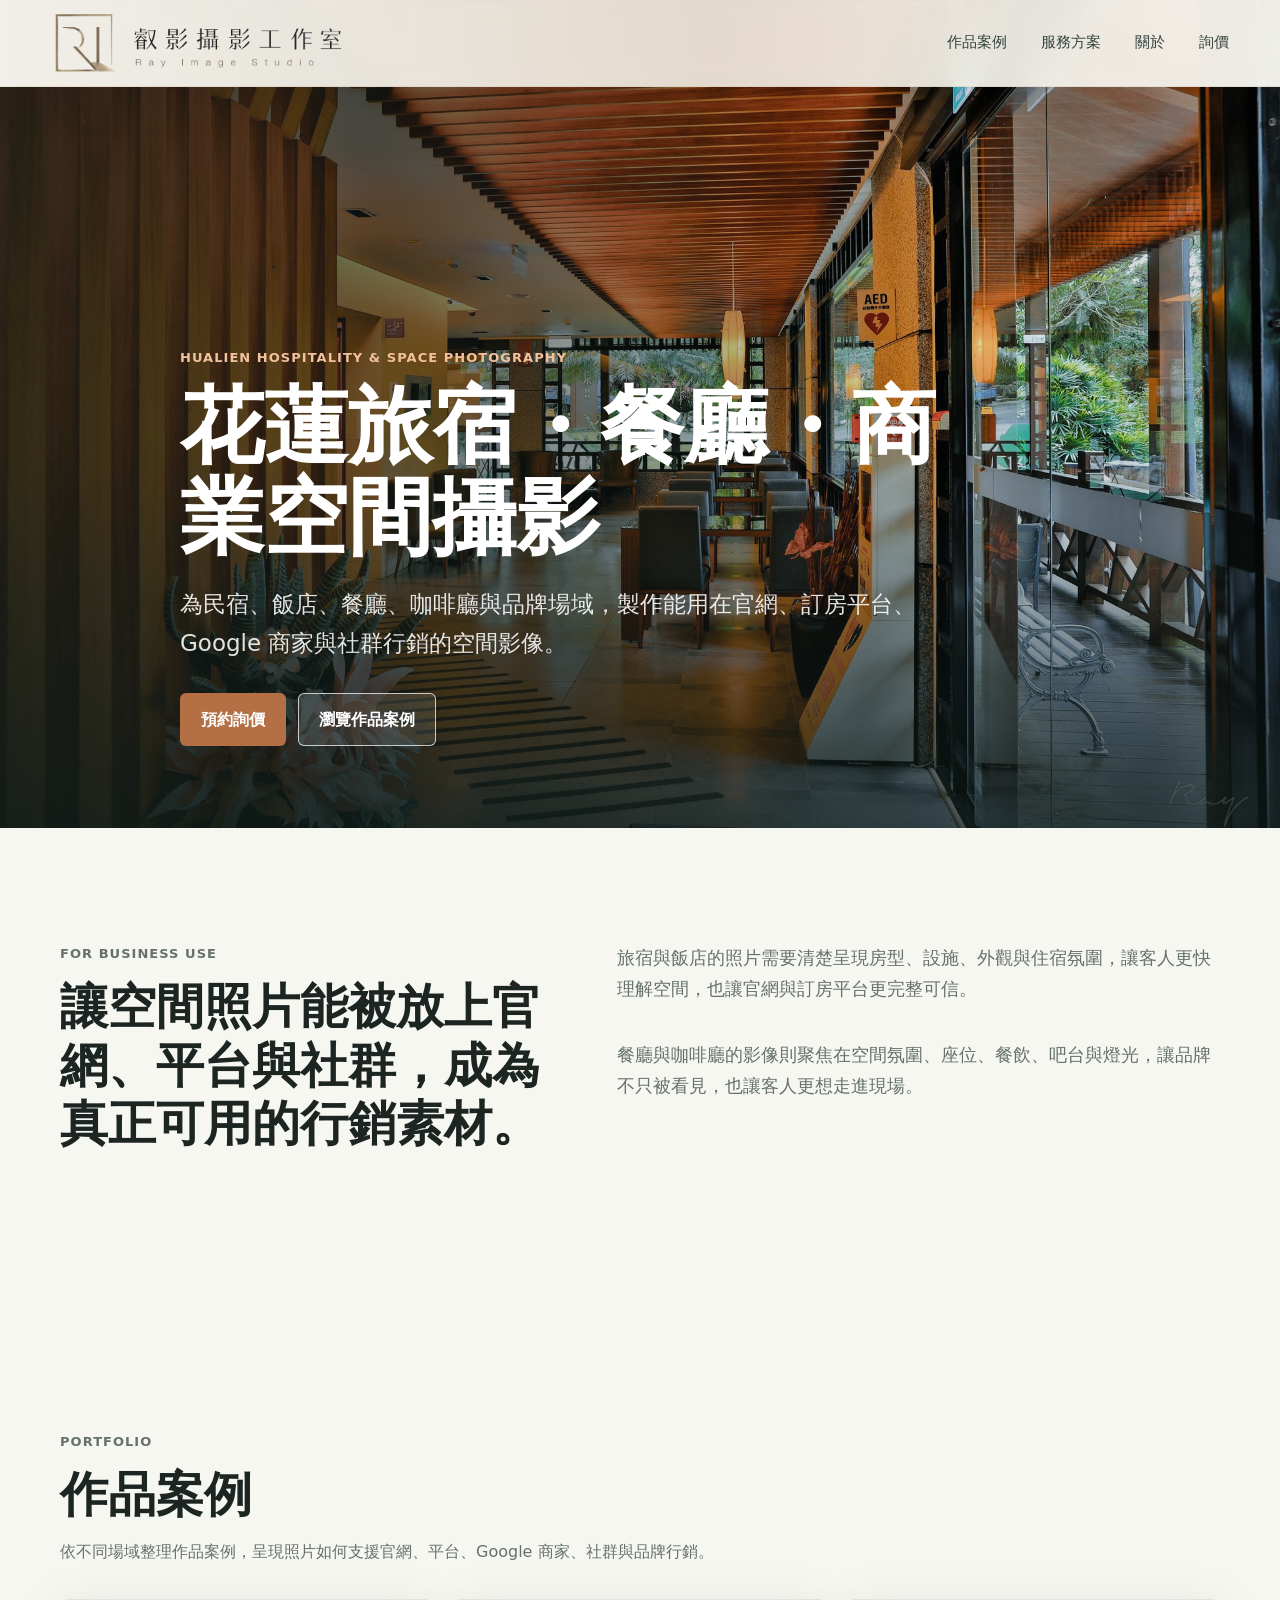
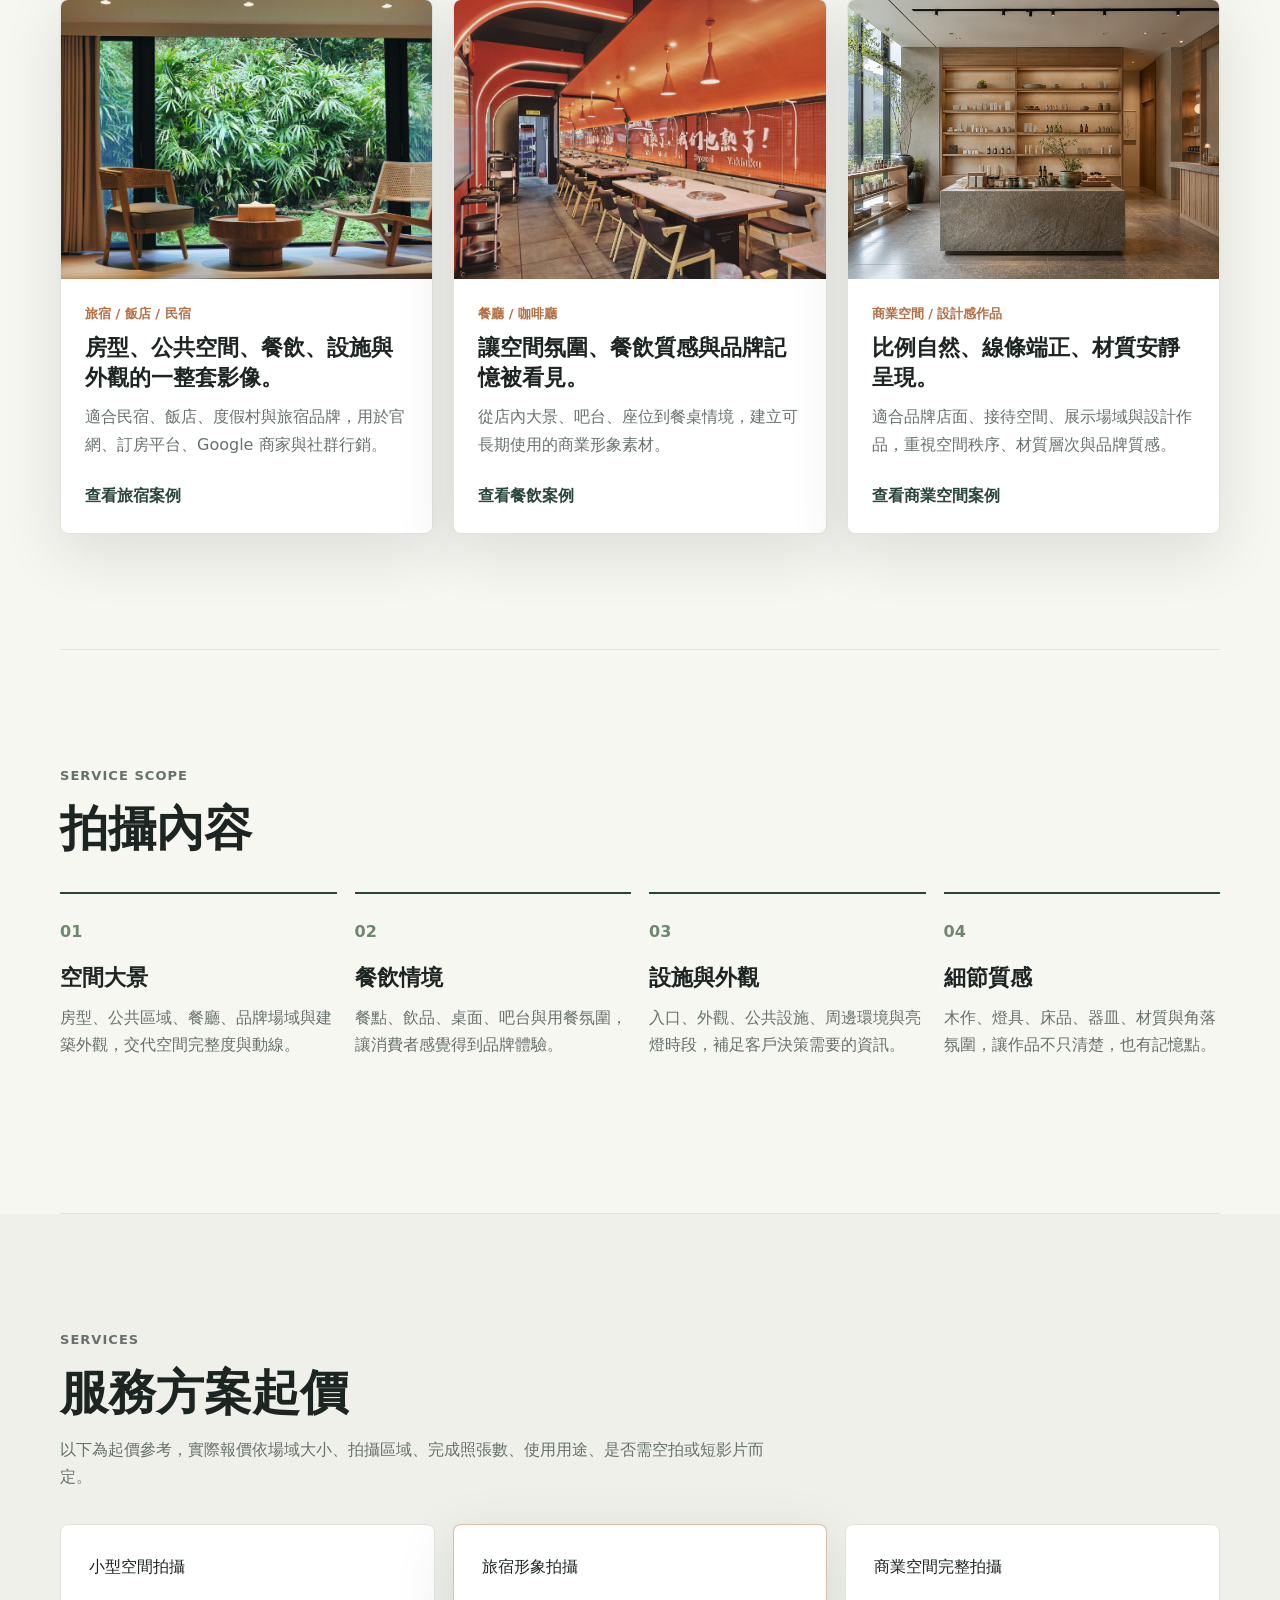
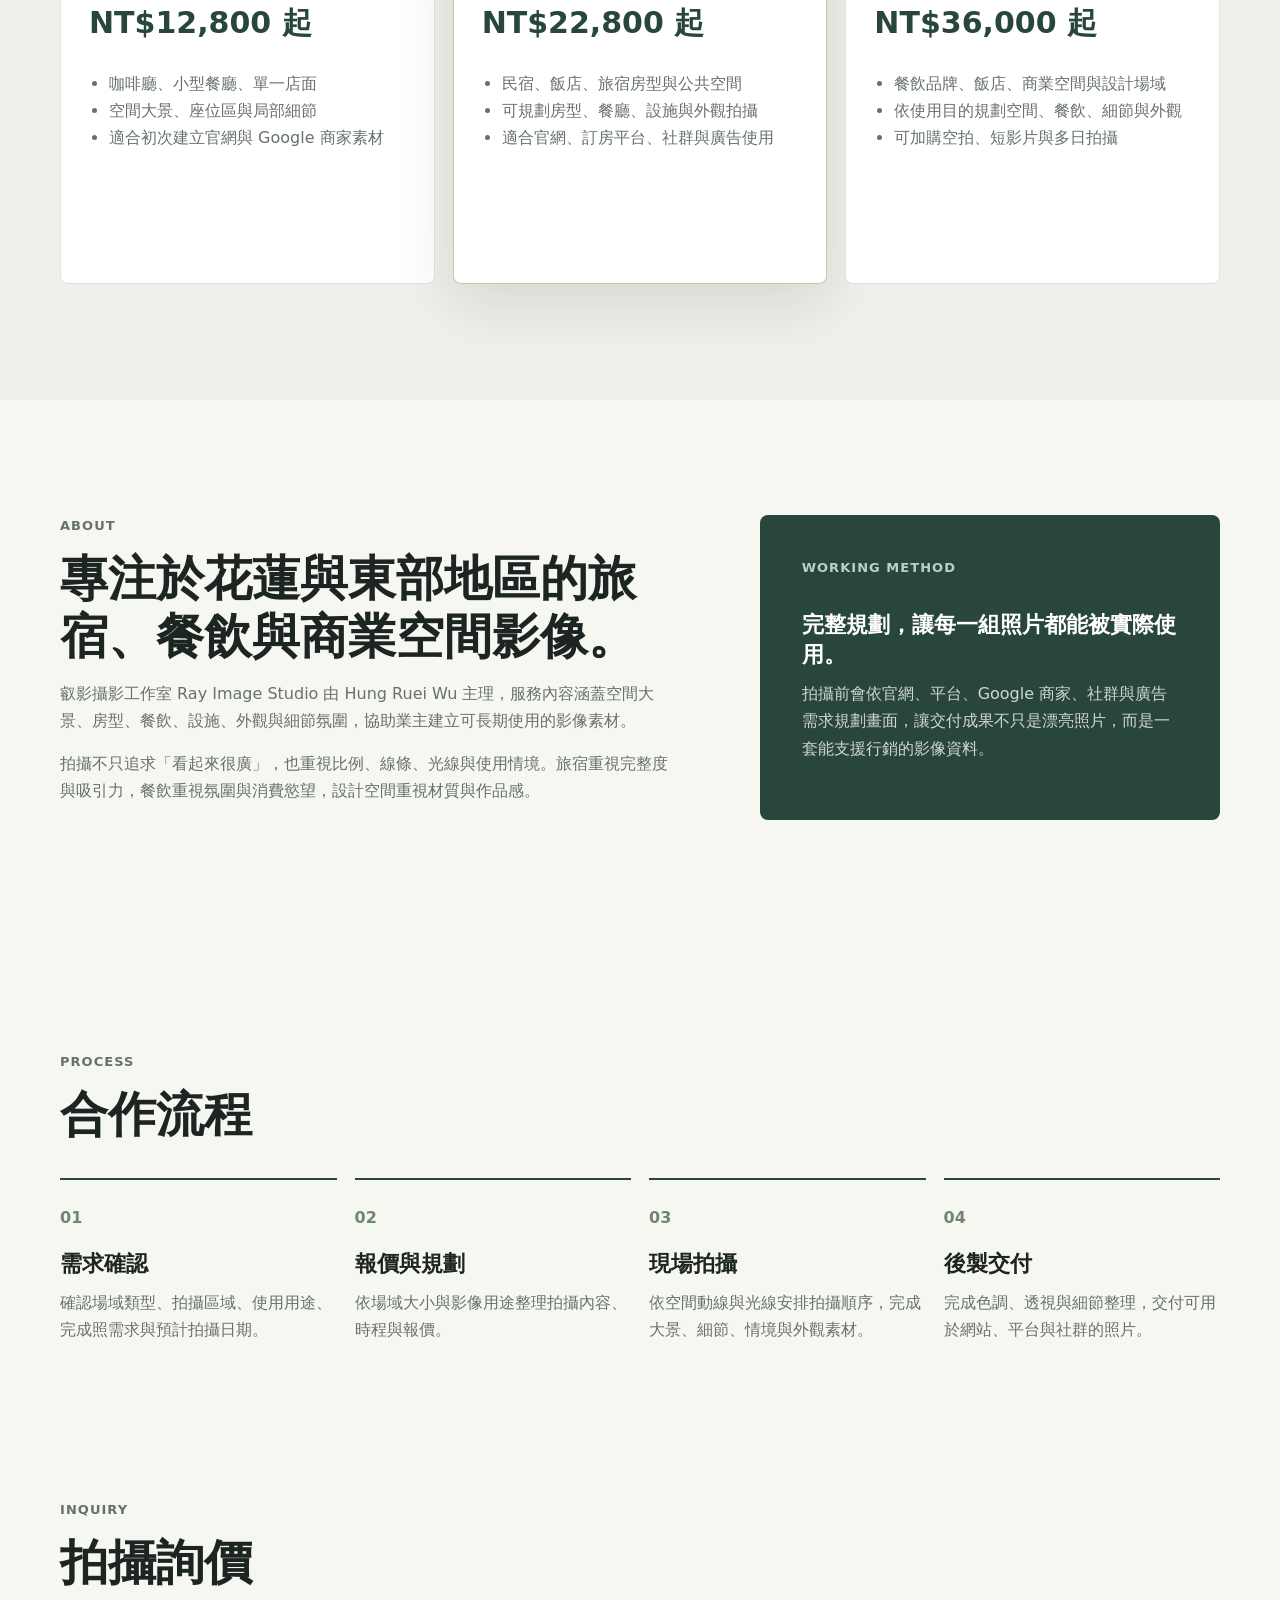
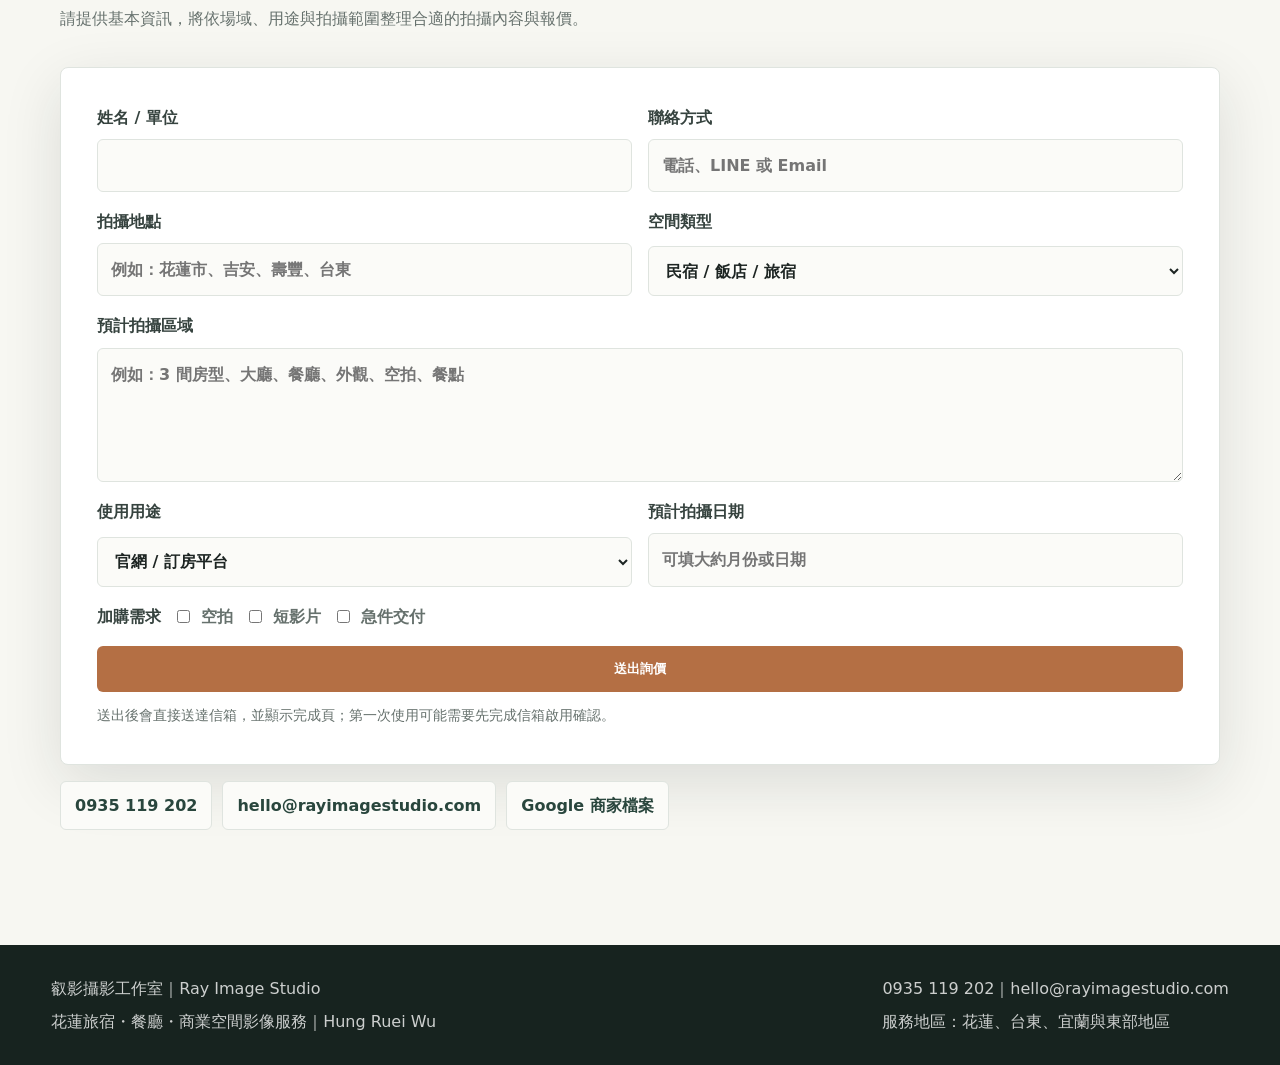
<file: index.html>
<!doctype html>
<html lang="zh-Hant">
  <head>
    <meta charset="utf-8">
    <meta name="viewport" content="width=device-width, initial-scale=1">
    <title>花蓮旅宿・餐廳・商業空間攝影｜叡影攝影工作室 Ray Image Studio</title>
    <link rel="canonical" href="https://rayimagestudio.com/">
    <meta
      name="description"
      content="叡影攝影工作室 Ray Image Studio，提供花蓮與東部旅宿、飯店、餐廳、咖啡廳與商業空間攝影服務。"
    >
    <meta http-equiv="Cache-Control" content="no-store, no-cache, must-revalidate, max-age=0">
    <meta http-equiv="Pragma" content="no-cache">
    <meta http-equiv="Expires" content="0">
    <link rel="stylesheet" href="styles.css?v=20260617-nav">
    <link rel="icon" href="assets/brand/ray-image-studio-mark.png" type="image/png">
    <script type="application/ld+json">
      {
        "@context": "https://schema.org",
        "@type": "ProfessionalService",
        "name": "叡影攝影工作室",
        "alternateName": "Ray Image Studio",
        "url": "https://rayimagestudio.com/",
        "telephone": "+886-935-119-202",
        "email": "mailto:hello@rayimagestudio.com",
        "address": {
          "@type": "PostalAddress",
          "streetAddress": "民立里中興路43巷3號10樓之2",
          "addressLocality": "花蓮市",
          "addressRegion": "花蓮縣",
          "postalCode": "970",
          "addressCountry": "TW"
        },
        "areaServed": ["花蓮", "台東", "宜蘭", "東部地區"],
        "serviceType": ["旅宿攝影", "飯店攝影", "民宿攝影", "餐廳攝影", "商業空間攝影"],
        "description": "叡影攝影工作室提供花蓮與東部地區旅宿、飯店、民宿、餐廳、咖啡廳與商業空間攝影服務。"
      }
    </script>
  </head>
  <body class="home-page">
    <header class="site-header">
      <a class="brand" href="#top" aria-label="回到首頁">
        <img class="brand-logo" src="assets/brand/ray-image-studio-wordmark-nav.png" alt="叡影攝影工作室 Ray Image Studio">
      </a>
      <nav class="site-nav" aria-label="主要導覽">
        <a href="#portfolio">作品案例</a>
        <a href="#services">服務方案</a>
        <a href="#about">關於</a>
        <a href="#inquiry">詢價</a>
      </nav>
    </header>

    <main id="top">
      <section class="hero" aria-label="首頁主視覺">
        <img src="assets/works/butterfly-valley/02.jpg" alt="花蓮富源蝴蝶谷旅宿公共空間">
        <div class="hero-shade"></div>
        <div class="hero-content">
          <p class="eyebrow">Hualien Hospitality & Space Photography</p>
          <h1>花蓮旅宿・餐廳・商業空間攝影</h1>
          <p class="hero-copy">
            為民宿、飯店、餐廳、咖啡廳與品牌場域，製作能用在官網、訂房平台、Google 商家與社群行銷的空間影像。
          </p>
          <div class="hero-actions">
            <a class="button primary" href="#inquiry">預約詢價</a>
            <a class="button ghost" href="#portfolio">瀏覽作品案例</a>
          </div>
        </div>
      </section>

      <section class="positioning section">
        <div class="section-intro">
          <p class="eyebrow">For Business Use</p>
          <h2>讓空間照片能被放上官網、平台與社群，成為真正可用的行銷素材。</h2>
        </div>
        <div class="split-copy">
          <p>
            旅宿與飯店的照片需要清楚呈現房型、設施、外觀與住宿氛圍，讓客人更快理解空間，也讓官網與訂房平台更完整可信。
          </p>
          <p>
            餐廳與咖啡廳的影像則聚焦在空間氛圍、座位、餐飲、吧台與燈光，讓品牌不只被看見，也讓客人更想走進現場。
          </p>
        </div>
      </section>

      <section id="portfolio" class="section">
        <div class="section-intro">
          <p class="eyebrow">Portfolio</p>
          <h2>作品案例</h2>
          <p>依不同場域整理作品案例，呈現照片如何支援官網、平台、Google 商家、社群與品牌行銷。</p>
        </div>

        <div class="portfolio-grid">
          <a class="portfolio-card featured" href="hospitality.html">
            <img src="assets/works/butterfly-valley/05.jpg" alt="花蓮富源蝴蝶谷窗邊公共空間">
            <div>
              <p class="card-kicker">旅宿 / 飯店 / 民宿</p>
              <h3>房型、公共空間、餐飲、設施與外觀的一整套影像。</h3>
              <p>適合民宿、飯店、度假村與旅宿品牌，用於官網、訂房平台、Google 商家與社群行銷。</p>
              <span class="text-link">查看旅宿案例</span>
            </div>
          </a>

          <a class="portfolio-card" href="restaurant-cafe.html">
            <img src="assets/works/bbq/02.jpg" alt="燒肉餐廳店內空間">
            <div>
              <p class="card-kicker">餐廳 / 咖啡廳</p>
              <h3>讓空間氛圍、餐飲質感與品牌記憶被看見。</h3>
              <p>從店內大景、吧台、座位到餐桌情境，建立可長期使用的商業形象素材。</p>
              <span class="text-link">查看餐飲案例</span>
            </div>
          </a>

          <a class="portfolio-card" href="commercial-space.html">
            <img src="assets/commercial/design-direction-1.png" alt="商業空間設計感攝影作品">
            <div>
              <p class="card-kicker">商業空間 / 設計感作品</p>
              <h3>比例自然、線條端正、材質安靜呈現。</h3>
              <p>適合品牌店面、接待空間、展示場域與設計作品，重視空間秩序、材質層次與品牌質感。</p>
              <span class="text-link">查看商業空間案例</span>
            </div>
          </a>
        </div>
      </section>

      <section class="section categories">
        <div class="section-intro">
          <p class="eyebrow">Service Scope</p>
          <h2>拍攝內容</h2>
        </div>
        <div class="category-list">
          <div>
            <span>01</span>
            <h3>空間大景</h3>
            <p>房型、公共區域、餐廳、品牌場域與建築外觀，交代空間完整度與動線。</p>
          </div>
          <div>
            <span>02</span>
            <h3>餐飲情境</h3>
            <p>餐點、飲品、桌面、吧台與用餐氛圍，讓消費者感覺得到品牌體驗。</p>
          </div>
          <div>
            <span>03</span>
            <h3>設施與外觀</h3>
            <p>入口、外觀、公共設施、周邊環境與亮燈時段，補足客戶決策需要的資訊。</p>
          </div>
          <div>
            <span>04</span>
            <h3>細節質感</h3>
            <p>木作、燈具、床品、器皿、材質與角落氛圍，讓作品不只清楚，也有記憶點。</p>
          </div>
        </div>
      </section>

      <section id="services" class="section services">
        <div class="section-intro">
          <p class="eyebrow">Services</p>
          <h2>服務方案起價</h2>
          <p>以下為起價參考，實際報價依場域大小、拍攝區域、完成照張數、使用用途、是否需空拍或短影片而定。</p>
        </div>
        <div class="price-grid">
          <article>
            <p>小型空間拍攝</p>
            <h3>NT$12,800 起</h3>
            <ul>
              <li>咖啡廳、小型餐廳、單一店面</li>
              <li>空間大景、座位區與局部細節</li>
              <li>適合初次建立官網與 Google 商家素材</li>
            </ul>
          </article>
          <article class="highlight">
            <p>旅宿形象拍攝</p>
            <h3>NT$22,800 起</h3>
            <ul>
              <li>民宿、飯店、旅宿房型與公共空間</li>
              <li>可規劃房型、餐廳、設施與外觀拍攝</li>
              <li>適合官網、訂房平台、社群與廣告使用</li>
            </ul>
          </article>
          <article>
            <p>商業空間完整拍攝</p>
            <h3>NT$36,000 起</h3>
            <ul>
              <li>餐飲品牌、飯店、商業空間與設計場域</li>
              <li>依使用目的規劃空間、餐飲、細節與外觀</li>
              <li>可加購空拍、短影片與多日拍攝</li>
            </ul>
          </article>
        </div>
      </section>

      <section id="about" class="about section">
        <div class="about-copy">
          <p class="eyebrow">About</p>
          <h2>專注於花蓮與東部地區的旅宿、餐飲與商業空間影像。</h2>
          <p>
            叡影攝影工作室 Ray Image Studio 由 Hung Ruei Wu 主理，服務內容涵蓋空間大景、房型、餐飲、設施、外觀與細節氛圍，協助業主建立可長期使用的影像素材。
          </p>
          <p>
            拍攝不只追求「看起來很廣」，也重視比例、線條、光線與使用情境。旅宿重視完整度與吸引力，餐飲重視氛圍與消費慾望，設計空間重視材質與作品感。
          </p>
        </div>
        <div class="tool-note" aria-label="工作方法">
          <span>Working Method</span>
          <h3>完整規劃，讓每一組照片都能被實際使用。</h3>
          <p>
            拍攝前會依官網、平台、Google 商家、社群與廣告需求規劃畫面，讓交付成果不只是漂亮照片，而是一套能支援行銷的影像資料。
          </p>
        </div>
      </section>

      <section class="section process">
        <div class="section-intro">
          <p class="eyebrow">Process</p>
          <h2>合作流程</h2>
        </div>
        <div class="category-list">
          <div>
            <span>01</span>
            <h3>需求確認</h3>
            <p>確認場域類型、拍攝區域、使用用途、完成照需求與預計拍攝日期。</p>
          </div>
          <div>
            <span>02</span>
            <h3>報價與規劃</h3>
            <p>依場域大小與影像用途整理拍攝內容、時程與報價。</p>
          </div>
          <div>
            <span>03</span>
            <h3>現場拍攝</h3>
            <p>依空間動線與光線安排拍攝順序，完成大景、細節、情境與外觀素材。</p>
          </div>
          <div>
            <span>04</span>
            <h3>後製交付</h3>
            <p>完成色調、透視與細節整理，交付可用於網站、平台與社群的照片。</p>
          </div>
        </div>
      </section>

      <section id="inquiry" class="section inquiry">
        <div class="section-intro">
          <p class="eyebrow">Inquiry</p>
          <h2>拍攝詢價</h2>
          <p>請提供基本資訊，將依場域、用途與拍攝範圍整理合適的拍攝內容與報價。</p>
        </div>

        <form class="inquiry-form" id="inquiry-form" action="https://formsubmit.co/44c4e87f5b755c1493a081e12fdd3279" method="post">
          <input type="hidden" name="_subject" value="空間攝影拍攝詢價">
          <input type="hidden" name="_template" value="table">
          <input type="hidden" name="_captcha" value="false">
          <input type="hidden" name="_next" value="https://rayimagestudio.com/thanks.html">
          <input type="text" name="_honey" tabindex="-1" autocomplete="off" class="form-honey" aria-hidden="true">
          <label>
            姓名 / 單位
            <input type="text" name="姓名或單位" autocomplete="name" required>
          </label>
          <label>
            聯絡方式
            <input type="text" name="聯絡方式" placeholder="電話、LINE 或 Email" autocomplete="email" required>
          </label>
          <label>
            拍攝地點
            <input type="text" name="拍攝地點" placeholder="例如：花蓮市、吉安、壽豐、台東" required>
          </label>
          <label>
            空間類型
            <select name="空間類型">
              <option>民宿 / 飯店 / 旅宿</option>
              <option>餐廳 / 咖啡廳</option>
              <option>商業空間</option>
              <option>設計案 / 建築空間</option>
              <option>其他</option>
            </select>
          </label>
          <label class="wide">
            預計拍攝區域
            <textarea name="預計拍攝區域" rows="4" placeholder="例如：3 間房型、大廳、餐廳、外觀、空拍、餐點" required></textarea>
          </label>
          <label>
            使用用途
            <select name="使用用途">
              <option>官網 / 訂房平台</option>
              <option>Google 商家 / 社群</option>
              <option>品牌官網 / 廣告</option>
              <option>設計作品集</option>
              <option>多種用途</option>
            </select>
          </label>
          <label>
            預計拍攝日期
            <input type="text" name="預計拍攝日期" placeholder="可填大約月份或日期">
          </label>
          <label class="checks wide">
            加購需求
            <span><input type="checkbox" name="加購需求[]" value="空拍"> 空拍</span>
            <span><input type="checkbox" name="加購需求[]" value="短影片"> 短影片</span>
            <span><input type="checkbox" name="加購需求[]" value="急件交付"> 急件交付</span>
          </label>
          <button class="button primary wide" type="submit">送出詢價</button>
          <p class="form-note wide">送出後會直接送達信箱，並顯示完成頁；第一次使用可能需要先完成信箱啟用確認。</p>
        </form>
        <div class="contact-strip" aria-label="聯絡資訊">
          <a href="tel:+886935119202">0935 119 202</a>
          <a href="mailto:hello@rayimagestudio.com">hello@rayimagestudio.com</a>
          <a href="https://www.google.com/maps/search/?api=1&query=%E5%8F%A1%E5%BD%B1%E6%94%9D%E5%BD%B1%E5%B7%A5%E4%BD%9C%E5%AE%A4" target="_blank" rel="noopener">Google 商家檔案</a>
        </div>
      </section>
    </main>

    <footer class="site-footer">
      <div>
        <p>叡影攝影工作室｜Ray Image Studio</p>
        <p>花蓮旅宿・餐廳・商業空間影像服務｜Hung Ruei Wu</p>
      </div>
      <div>
        <p><a href="tel:+886935119202">0935 119 202</a>｜<a href="mailto:hello@rayimagestudio.com">hello@rayimagestudio.com</a></p>
        <p>服務地區：花蓮、台東、宜蘭與東部地區</p>
      </div>
    </footer>
  </body>
</html>
</file>
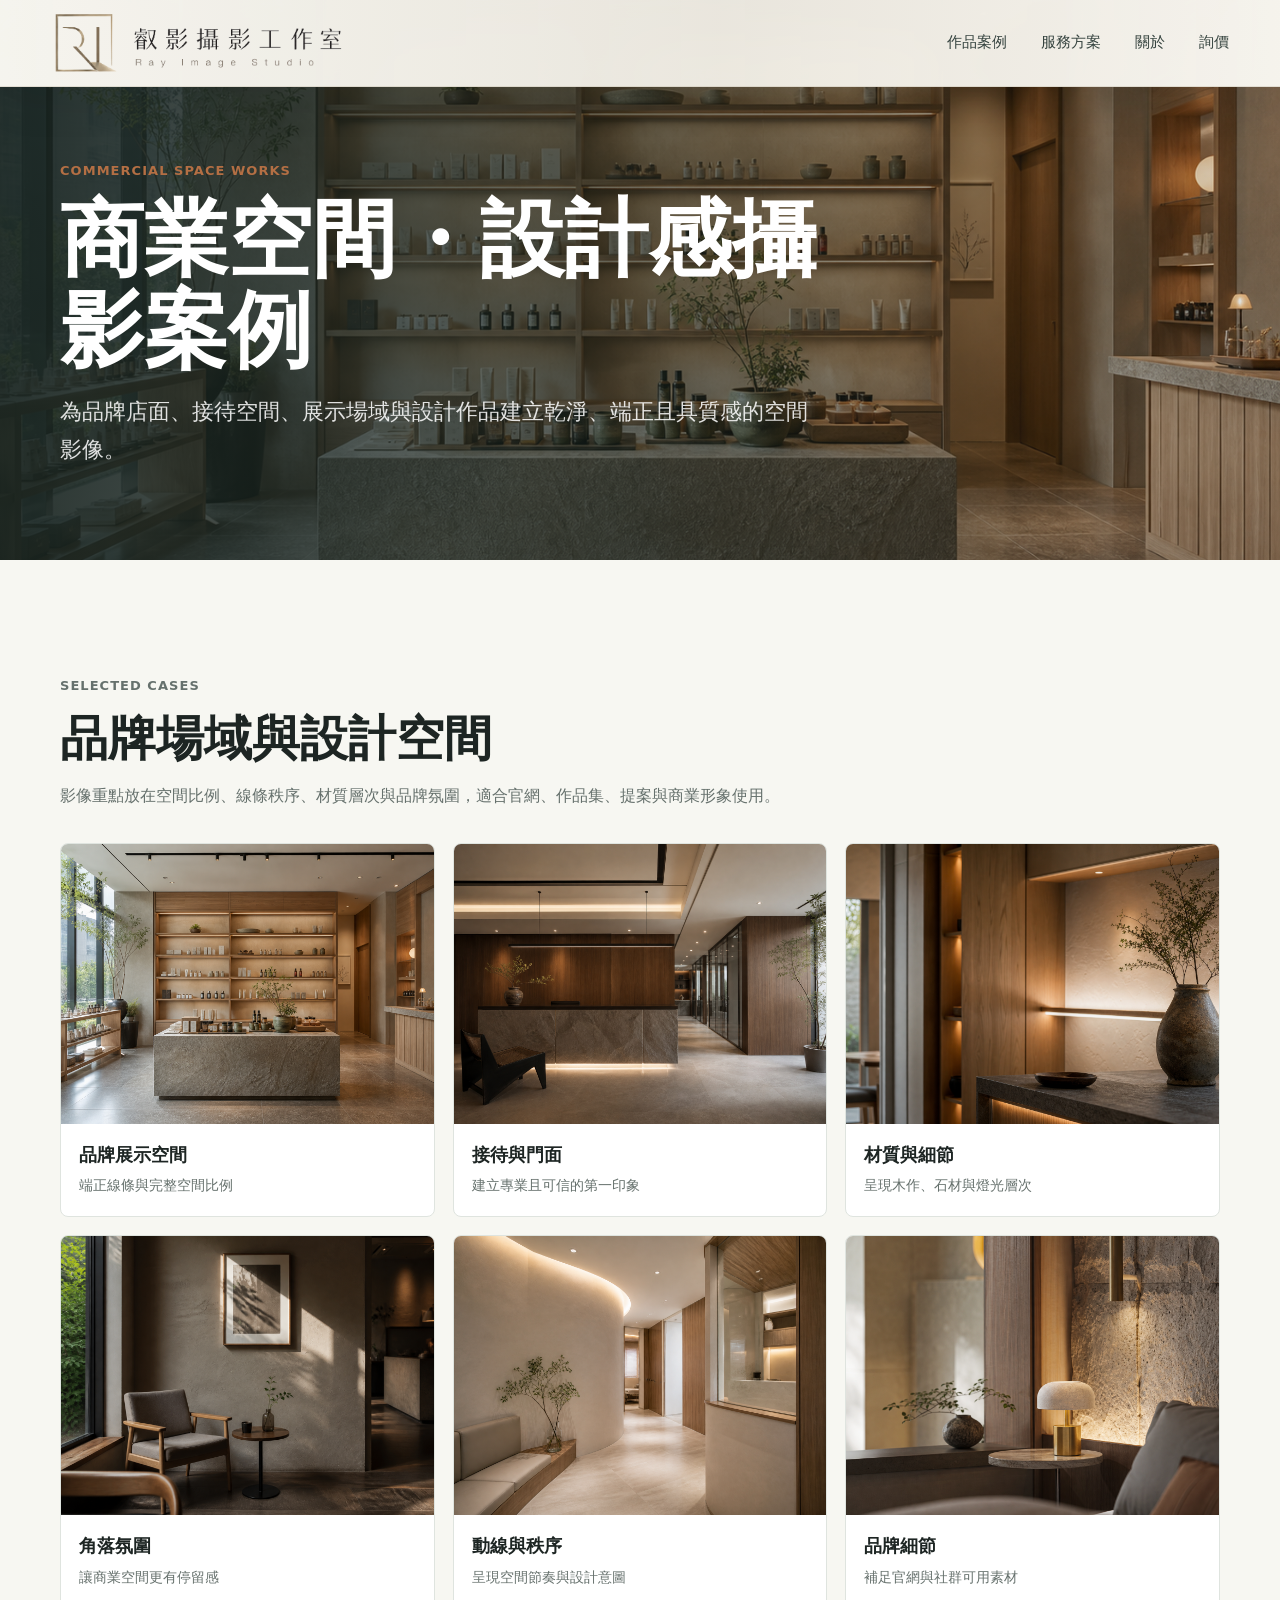
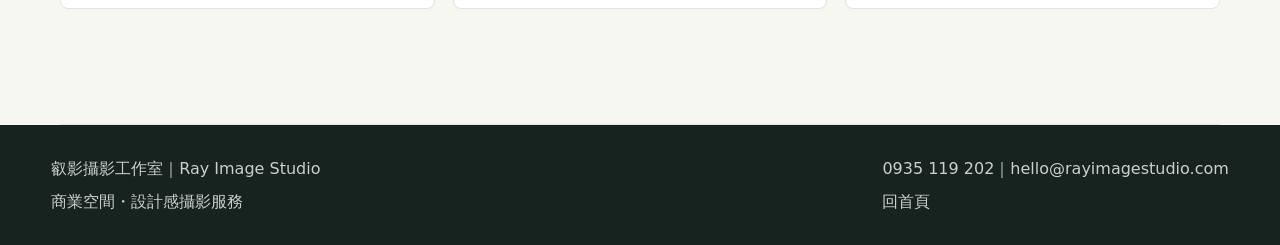
<file: commercial-space.html>
<!doctype html>
<html lang="zh-Hant">
  <head>
    <meta charset="utf-8">
    <meta name="viewport" content="width=device-width, initial-scale=1">
    <title>商業空間・設計感攝影案例｜叡影攝影工作室 Ray Image Studio</title>
    <link rel="canonical" href="https://rayimagestudio.com/commercial-space.html">
    <meta name="description" content="商業空間、品牌場域與設計感攝影案例，呈現比例、線條、材質、接待空間與品牌氛圍。">
    <meta http-equiv="Cache-Control" content="no-store, no-cache, must-revalidate, max-age=0">
    <meta http-equiv="Pragma" content="no-cache">
    <meta http-equiv="Expires" content="0">
    <link rel="stylesheet" href="styles.css?v=20260617-nav">
    <link rel="icon" href="assets/brand/ray-image-studio-mark.png" type="image/png">
  </head>
  <body>
    <header class="site-header">
      <a class="brand" href="index.html" aria-label="回到首頁">
        <img class="brand-logo" src="assets/brand/ray-image-studio-wordmark-nav.png" alt="叡影攝影工作室 Ray Image Studio">
      </a>
      <nav class="site-nav" aria-label="主要導覽">
        <a href="index.html#portfolio">作品案例</a>
        <a href="index.html#services">服務方案</a>
        <a href="index.html#about">關於</a>
        <a href="index.html#inquiry">詢價</a>
      </nav>
    </header>

    <main>
      <section class="subhero">
        <div>
          <p class="eyebrow">Commercial Space Works</p>
          <h1>商業空間・設計感攝影案例</h1>
          <p>
            為品牌店面、接待空間、展示場域與設計作品建立乾淨、端正且具質感的空間影像。
          </p>
        </div>
      </section>

      <section class="section selected-work">
        <div class="section-intro">
          <p class="eyebrow">Selected Cases</p>
          <h2>品牌場域與設計空間</h2>
          <p>影像重點放在空間比例、線條秩序、材質層次與品牌氛圍，適合官網、作品集、提案與商業形象使用。</p>
        </div>
        <div class="gallery-grid">
          <figure>
            <img src="assets/commercial/design-direction-1.png" alt="品牌展示空間攝影案例">
            <figcaption><strong>品牌展示空間</strong><span>端正線條與完整空間比例</span></figcaption>
          </figure>
          <figure>
            <img src="assets/commercial/design-direction-2.png" alt="接待區攝影案例">
            <figcaption><strong>接待與門面</strong><span>建立專業且可信的第一印象</span></figcaption>
          </figure>
          <figure>
            <img src="assets/commercial/design-direction-3.png" alt="材質細節攝影案例">
            <figcaption><strong>材質與細節</strong><span>呈現木作、石材與燈光層次</span></figcaption>
          </figure>
          <figure>
            <img src="assets/commercial/design-direction-4.png" alt="座位角落攝影案例">
            <figcaption><strong>角落氛圍</strong><span>讓商業空間更有停留感</span></figcaption>
          </figure>
          <figure>
            <img src="assets/commercial/design-direction-5.png" alt="商業空間動線攝影案例">
            <figcaption><strong>動線與秩序</strong><span>呈現空間節奏與設計意圖</span></figcaption>
          </figure>
          <figure>
            <img src="assets/commercial/design-direction-6.png" alt="燈具與材質攝影案例">
            <figcaption><strong>品牌細節</strong><span>補足官網與社群可用素材</span></figcaption>
          </figure>
        </div>
      </section>
    </main>

    <footer class="site-footer">
      <div>
        <p>叡影攝影工作室｜Ray Image Studio</p>
        <p>商業空間・設計感攝影服務</p>
      </div>
      <div>
        <p><a href="tel:+886935119202">0935 119 202</a>｜<a href="mailto:hello@rayimagestudio.com">hello@rayimagestudio.com</a></p>
        <p><a href="index.html">回首頁</a></p>
      </div>
    </footer>
  </body>
</html>
</file>
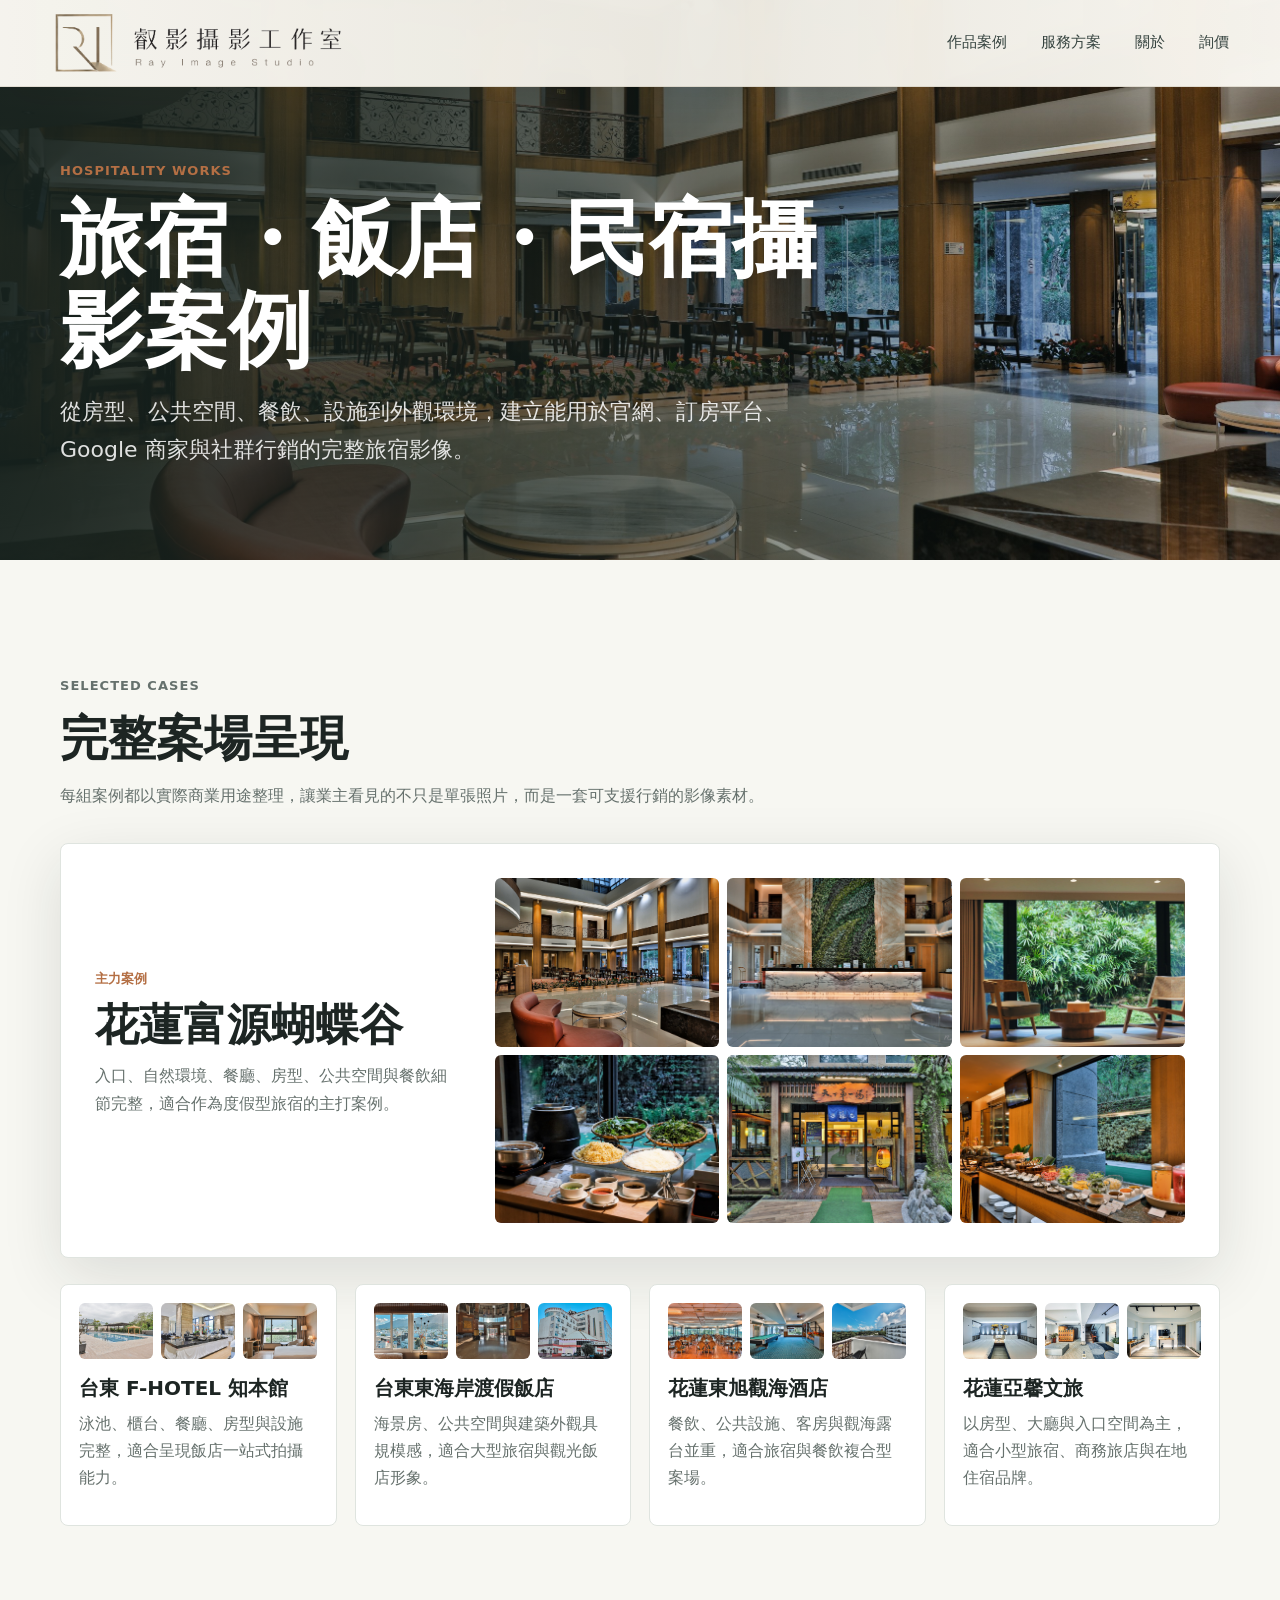
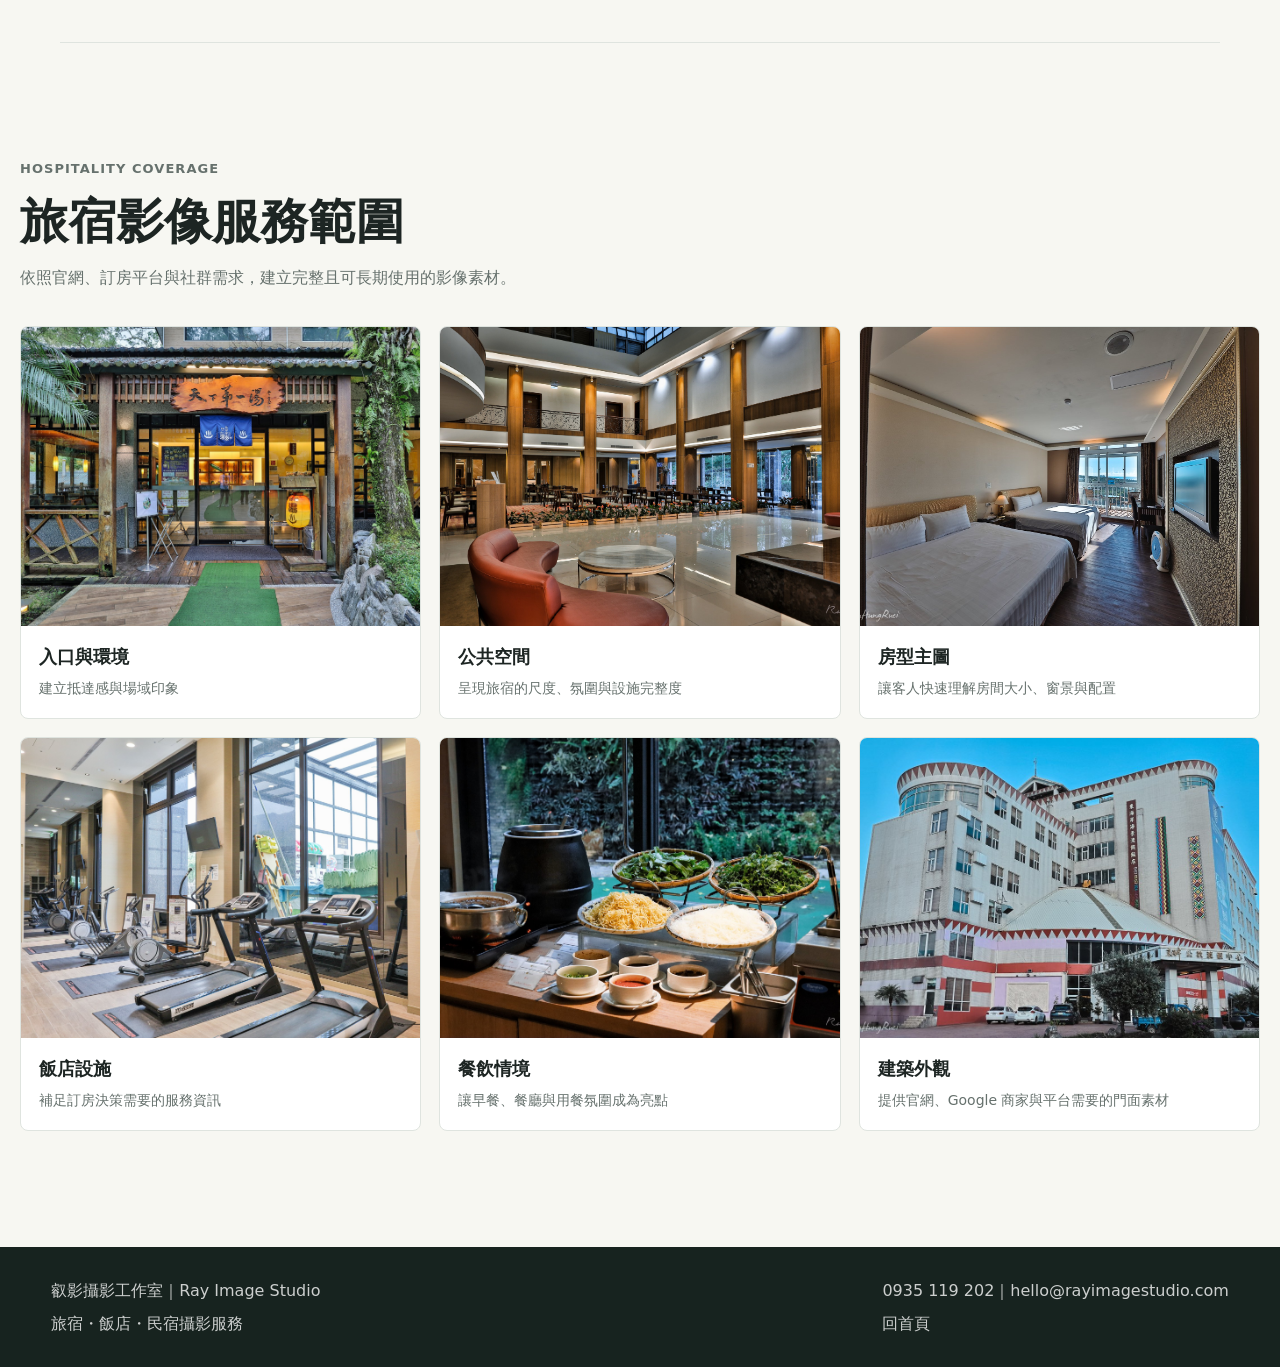
<file: hospitality.html>
<!doctype html>
<html lang="zh-Hant">
  <head>
    <meta charset="utf-8">
    <meta name="viewport" content="width=device-width, initial-scale=1">
    <title>旅宿・飯店・民宿攝影案例｜叡影攝影工作室 Ray Image Studio</title>
    <link rel="canonical" href="https://rayimagestudio.com/hospitality.html">
    <meta name="description" content="花蓮與東部旅宿、飯店、民宿攝影案例，呈現房型、公共空間、餐飲、設施、外觀與細節影像。">
    <meta http-equiv="Cache-Control" content="no-store, no-cache, must-revalidate, max-age=0">
    <meta http-equiv="Pragma" content="no-cache">
    <meta http-equiv="Expires" content="0">
    <link rel="stylesheet" href="styles.css?v=20260617-nav">
    <link rel="icon" href="assets/brand/ray-image-studio-mark.png" type="image/png">
  </head>
  <body>
    <header class="site-header">
      <a class="brand" href="index.html" aria-label="回到首頁">
        <img class="brand-logo" src="assets/brand/ray-image-studio-wordmark-nav.png" alt="叡影攝影工作室 Ray Image Studio">
      </a>
      <nav class="site-nav" aria-label="主要導覽">
        <a href="index.html#portfolio">作品案例</a>
        <a href="index.html#services">服務方案</a>
        <a href="index.html#about">關於</a>
        <a href="index.html#inquiry">詢價</a>
      </nav>
    </header>

    <main>
      <section class="subhero hospitality-hero">
        <div>
          <p class="eyebrow">Hospitality Works</p>
          <h1>旅宿・飯店・民宿攝影案例</h1>
          <p>
            從房型、公共空間、餐飲、設施到外觀環境，建立能用於官網、訂房平台、Google 商家與社群行銷的完整旅宿影像。
          </p>
        </div>
      </section>

      <section class="section selected-work">
        <div class="section-intro">
          <p class="eyebrow">Selected Cases</p>
          <h2>完整案場呈現</h2>
          <p>每組案例都以實際商業用途整理，讓業主看見的不只是單張照片，而是一套可支援行銷的影像素材。</p>
        </div>

        <article class="case-feature">
          <div class="case-copy">
            <p class="card-kicker">主力案例</p>
            <h3>花蓮富源蝴蝶谷</h3>
            <p>入口、自然環境、餐廳、房型、公共空間與餐飲細節完整，適合作為度假型旅宿的主打案例。</p>
          </div>
          <div class="case-gallery large">
            <img src="assets/works/butterfly-valley/15.jpg" alt="花蓮富源蝴蝶谷餐廳與大廳空間">
            <img src="assets/works/butterfly-valley/03.jpg" alt="花蓮富源蝴蝶谷接待大廳">
            <img src="assets/works/butterfly-valley/05.jpg" alt="花蓮富源蝴蝶谷房型窗景">
            <img src="assets/works/butterfly-valley/10.jpg" alt="花蓮富源蝴蝶谷餐桌情境">
            <img src="assets/works/butterfly-valley/11.jpg" alt="花蓮富源蝴蝶谷入口夜景">
            <img src="assets/works/butterfly-valley/13.jpg" alt="花蓮富源蝴蝶谷餐飲吧台">
          </div>
        </article>

        <div class="case-grid">
          <article class="case-card">
            <div class="case-gallery">
              <img src="assets/works/f-hotel/01.jpg" alt="F-HOTEL 知本館泳池外觀">
              <img src="assets/works/f-hotel/03.jpg" alt="F-HOTEL 知本館餐廳">
              <img src="assets/works/f-hotel/06.jpg" alt="F-HOTEL 知本館房型">
            </div>
            <h3>台東 F-HOTEL 知本館</h3>
            <p>泳池、櫃台、餐廳、房型與設施完整，適合呈現飯店一站式拍攝能力。</p>
          </article>

          <article class="case-card">
            <div class="case-gallery">
              <img src="assets/works/east-coast/01.jpg" alt="台東東海岸渡假飯店海景窗景">
              <img src="assets/works/east-coast/02.jpg" alt="台東東海岸渡假飯店大廳">
              <img src="assets/works/east-coast/08.jpg" alt="台東東海岸渡假飯店外觀">
            </div>
            <h3>台東東海岸渡假飯店</h3>
            <p>海景房、公共空間與建築外觀具規模感，適合大型旅宿與觀光飯店形象。</p>
          </article>

          <article class="case-card">
            <div class="case-gallery">
              <img src="assets/works/dongxu/02.jpg" alt="花蓮東旭觀海酒店餐廳">
              <img src="assets/works/dongxu/04.jpg" alt="花蓮東旭觀海酒店公共設施">
              <img src="assets/works/dongxu/07.jpg" alt="花蓮東旭觀海酒店露台景觀">
            </div>
            <h3>花蓮東旭觀海酒店</h3>
            <p>餐飲、公共設施、客房與觀海露台並重，適合旅宿與餐飲複合型案場。</p>
          </article>

          <article class="case-card">
            <div class="case-gallery">
              <img src="assets/works/yaxin/01.jpg" alt="花蓮亞馨文旅房型">
              <img src="assets/works/yaxin/02.jpg" alt="花蓮亞馨文旅大廳">
              <img src="assets/works/yaxin/08.jpg" alt="花蓮亞馨文旅入口空間">
            </div>
            <h3>花蓮亞馨文旅</h3>
            <p>以房型、大廳與入口空間為主，適合小型旅宿、商務旅店與在地住宿品牌。</p>
          </article>
        </div>
      </section>

      <section class="section gallery-section">
        <div class="section-intro">
          <p class="eyebrow">Hospitality Coverage</p>
          <h2>旅宿影像服務範圍</h2>
          <p>依照官網、訂房平台與社群需求，建立完整且可長期使用的影像素材。</p>
        </div>

        <div class="gallery-grid">
          <figure>
            <img src="assets/works/butterfly-valley/11.jpg" alt="花蓮富源蝴蝶谷旅宿入口與門面">
            <figcaption>
              <strong>入口與環境</strong>
              <span>建立抵達感與場域印象</span>
            </figcaption>
          </figure>
          <figure>
            <img src="assets/works/butterfly-valley/15.jpg" alt="旅宿餐廳與公共空間">
            <figcaption>
              <strong>公共空間</strong>
              <span>呈現旅宿的尺度、氛圍與設施完整度</span>
            </figcaption>
          </figure>
          <figure>
            <img src="assets/works/east-coast/03.jpg" alt="海景飯店房型">
            <figcaption>
              <strong>房型主圖</strong>
              <span>讓客人快速理解房間大小、窗景與配置</span>
            </figcaption>
          </figure>
          <figure>
            <img src="assets/works/f-hotel/08.jpg" alt="飯店健身設施">
            <figcaption>
              <strong>飯店設施</strong>
              <span>補足訂房決策需要的服務資訊</span>
            </figcaption>
          </figure>
          <figure>
            <img src="assets/works/butterfly-valley/10.jpg" alt="旅宿餐飲桌面情境">
            <figcaption>
              <strong>餐飲情境</strong>
              <span>讓早餐、餐廳與用餐氛圍成為亮點</span>
            </figcaption>
          </figure>
          <figure>
            <img src="assets/works/east-coast/08.jpg" alt="飯店建築外觀">
            <figcaption>
              <strong>建築外觀</strong>
              <span>提供官網、Google 商家與平台需要的門面素材</span>
            </figcaption>
          </figure>
        </div>
      </section>
    </main>

    <footer class="site-footer">
      <div>
        <p>叡影攝影工作室｜Ray Image Studio</p>
        <p>旅宿・飯店・民宿攝影服務</p>
      </div>
      <div>
        <p><a href="tel:+886935119202">0935 119 202</a>｜<a href="mailto:hello@rayimagestudio.com">hello@rayimagestudio.com</a></p>
        <p><a href="index.html">回首頁</a></p>
      </div>
    </footer>
  </body>
</html>
</file>
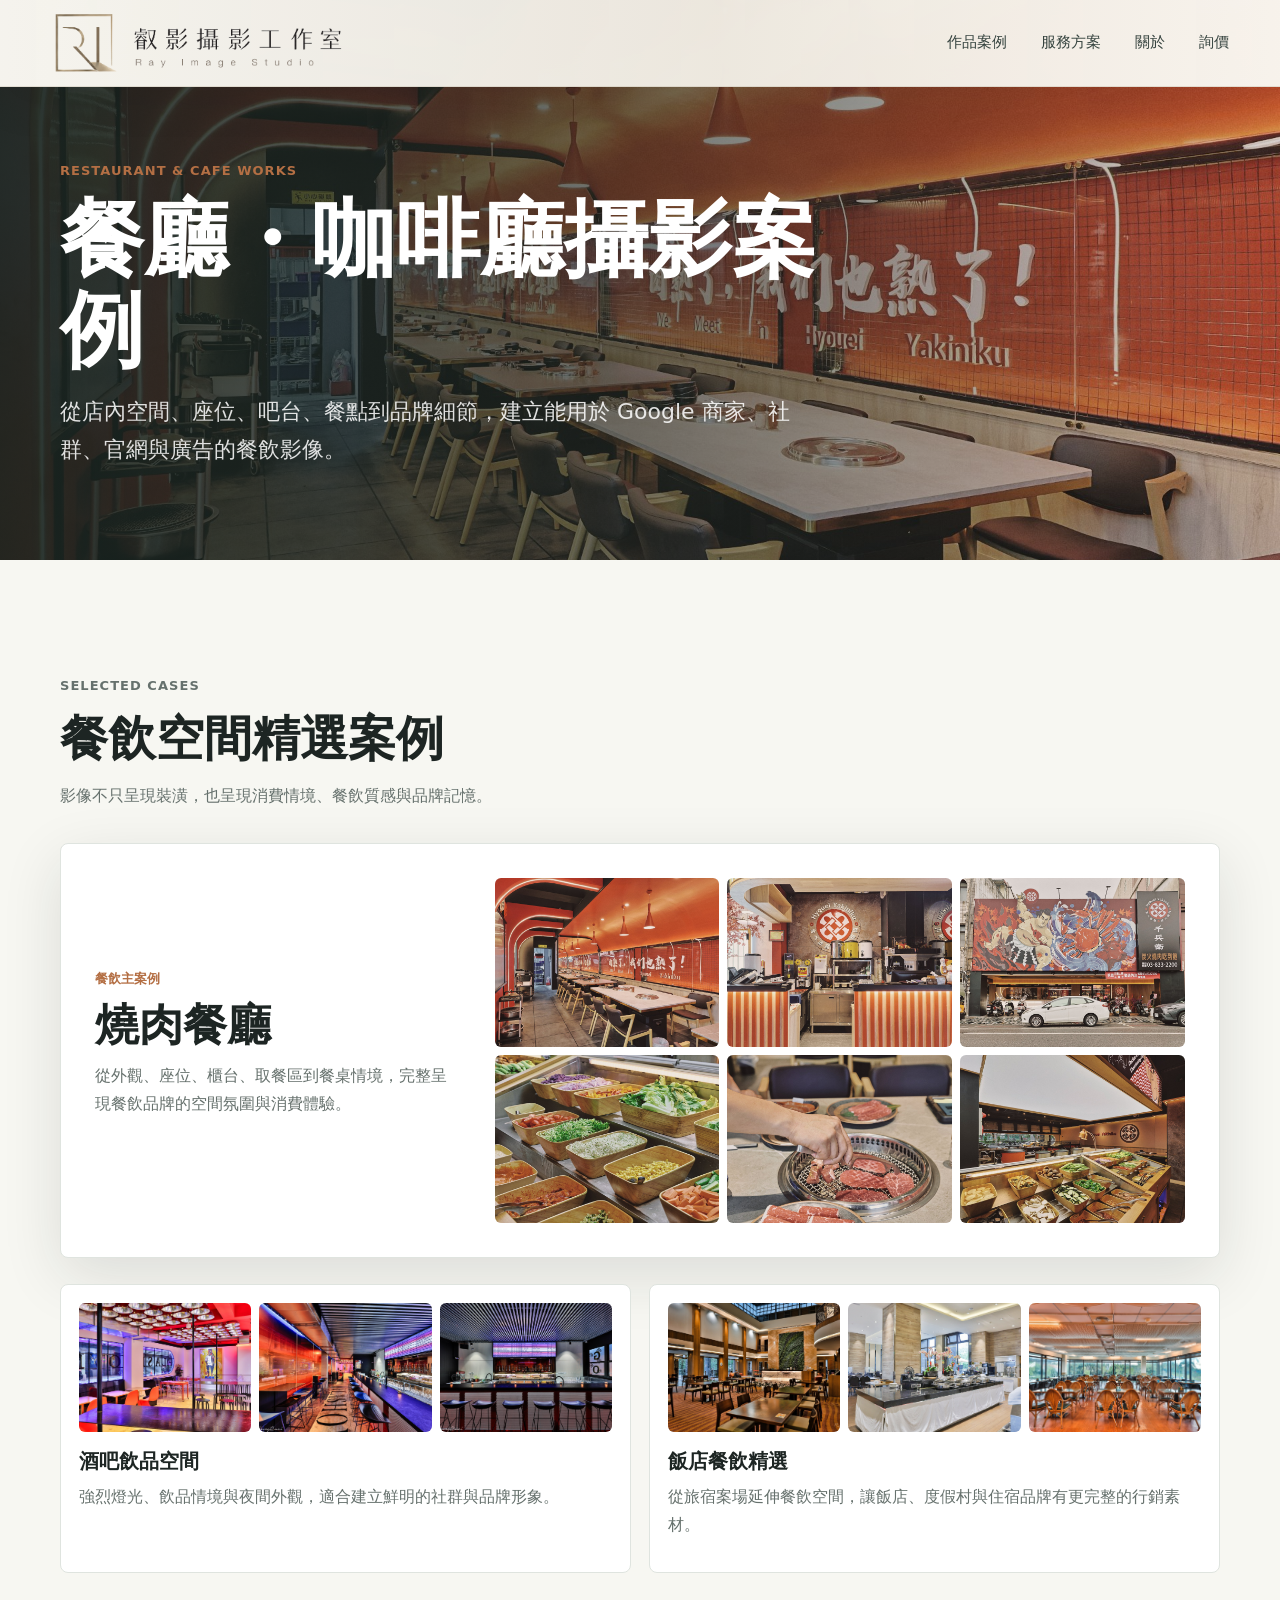
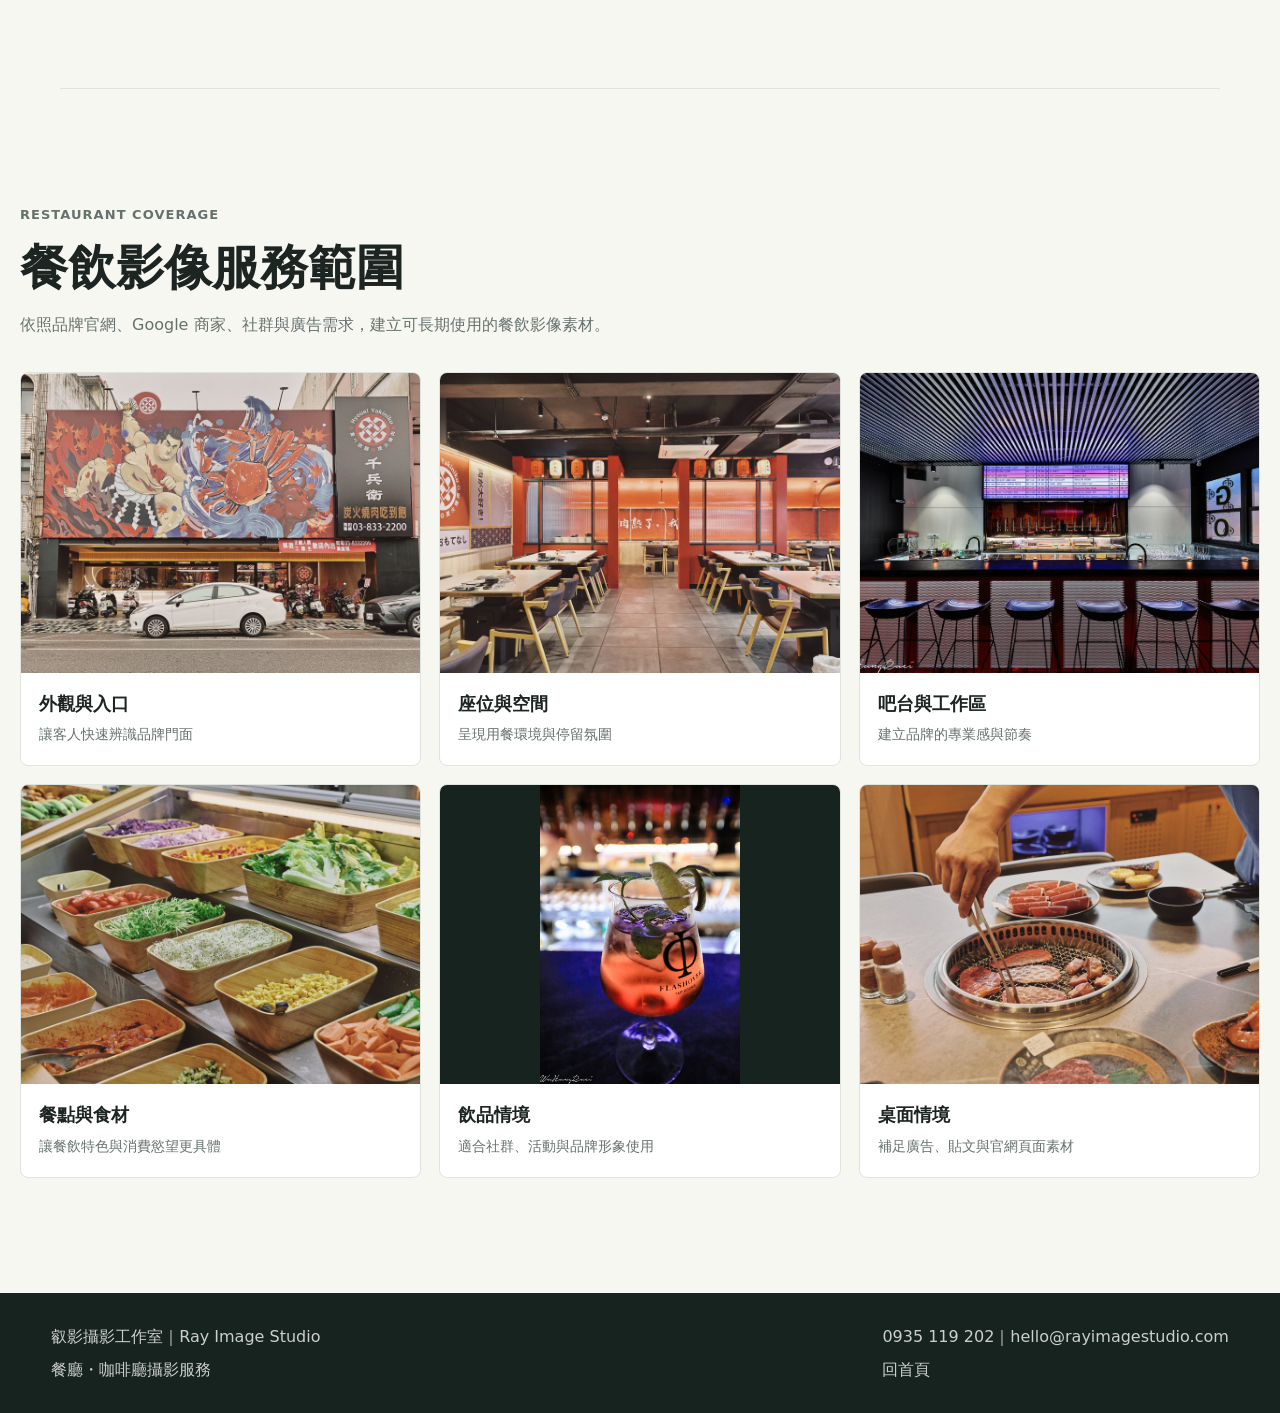
<file: restaurant-cafe.html>
<!doctype html>
<html lang="zh-Hant">
  <head>
    <meta charset="utf-8">
    <meta name="viewport" content="width=device-width, initial-scale=1">
    <title>餐廳・咖啡廳攝影案例｜叡影攝影工作室 Ray Image Studio</title>
    <link rel="canonical" href="https://rayimagestudio.com/restaurant-cafe.html">
    <meta name="description" content="餐廳與咖啡廳攝影案例，呈現空間、吧台、餐點、桌面、座位、燈光與品牌氛圍。">
    <meta http-equiv="Cache-Control" content="no-store, no-cache, must-revalidate, max-age=0">
    <meta http-equiv="Pragma" content="no-cache">
    <meta http-equiv="Expires" content="0">
    <link rel="stylesheet" href="styles.css?v=20260617-nav">
    <link rel="icon" href="assets/brand/ray-image-studio-mark.png" type="image/png">
  </head>
  <body>
    <header class="site-header">
      <a class="brand" href="index.html" aria-label="回到首頁">
        <img class="brand-logo" src="assets/brand/ray-image-studio-wordmark-nav.png" alt="叡影攝影工作室 Ray Image Studio">
      </a>
      <nav class="site-nav" aria-label="主要導覽">
        <a href="index.html#portfolio">作品案例</a>
        <a href="index.html#services">服務方案</a>
        <a href="index.html#about">關於</a>
        <a href="index.html#inquiry">詢價</a>
      </nav>
    </header>

    <main>
      <section class="subhero restaurant-hero">
        <div>
          <p class="eyebrow">Restaurant & Cafe Works</p>
          <h1>餐廳・咖啡廳攝影案例</h1>
          <p>
            從店內空間、座位、吧台、餐點到品牌細節，建立能用於 Google 商家、社群、官網與廣告的餐飲影像。
          </p>
        </div>
      </section>

      <section class="section selected-work">
        <div class="section-intro">
          <p class="eyebrow">Selected Cases</p>
          <h2>餐飲空間精選案例</h2>
          <p>影像不只呈現裝潢，也呈現消費情境、餐飲質感與品牌記憶。</p>
        </div>

        <article class="case-feature">
          <div class="case-copy">
            <p class="card-kicker">餐飲主案例</p>
            <h3>燒肉餐廳</h3>
            <p>從外觀、座位、櫃台、取餐區到餐桌情境，完整呈現餐飲品牌的空間氛圍與消費體驗。</p>
          </div>
          <div class="case-gallery large">
            <img src="assets/works/bbq/02.jpg" alt="燒肉餐廳店內空間">
            <img src="assets/works/bbq/03.jpg" alt="燒肉餐廳座位區">
            <img src="assets/works/bbq/04.jpg" alt="燒肉餐廳櫃台">
            <img src="assets/works/bbq/06.jpg" alt="燒肉餐廳食材區">
            <img src="assets/works/bbq/10.jpg" alt="燒肉餐廳餐桌情境">
            <img src="assets/works/bbq/08.jpg" alt="燒肉餐廳食材展示與店內陳列">
          </div>
        </article>

        <div class="case-grid two">
          <article class="case-card">
            <div class="case-gallery">
              <img src="assets/works/bar/02.jpg" alt="酒吧飲品空間大景">
              <img src="assets/works/bar/07.jpg" alt="酒吧飲品空間外觀">
              <img src="assets/works/bar/11.jpg" alt="酒吧飲品空間吧台">
            </div>
            <h3>酒吧飲品空間</h3>
            <p>強烈燈光、飲品情境與夜間外觀，適合建立鮮明的社群與品牌形象。</p>
          </article>
          <article class="case-card">
            <div class="case-gallery">
              <img src="assets/works/butterfly-valley/07.jpg" alt="飯店餐廳空間">
              <img src="assets/works/f-hotel/03.jpg" alt="飯店 buffet 餐廳">
              <img src="assets/works/dongxu/02.jpg" alt="飯店早餐餐廳">
            </div>
            <h3>飯店餐飲精選</h3>
            <p>從旅宿案場延伸餐飲空間，讓飯店、度假村與住宿品牌有更完整的行銷素材。</p>
          </article>
        </div>
      </section>

      <section class="section gallery-section">
        <div class="section-intro">
          <p class="eyebrow">Restaurant Coverage</p>
          <h2>餐飲影像服務範圍</h2>
          <p>依照品牌官網、Google 商家、社群與廣告需求，建立可長期使用的餐飲影像素材。</p>
        </div>
        <div class="gallery-grid">
          <figure>
            <img src="assets/works/bbq/04.jpg" alt="燒肉餐廳外觀與品牌門面">
            <figcaption><strong>外觀與入口</strong><span>讓客人快速辨識品牌門面</span></figcaption>
          </figure>
          <figure>
            <img src="assets/works/bbq/09.jpg" alt="燒肉餐廳座位區與用餐空間">
            <figcaption><strong>座位與空間</strong><span>呈現用餐環境與停留氛圍</span></figcaption>
          </figure>
          <figure>
            <img src="assets/works/bar/11.jpg" alt="酒吧吧台空間">
            <figcaption><strong>吧台與工作區</strong><span>建立品牌的專業感與節奏</span></figcaption>
          </figure>
          <figure>
            <img src="assets/works/bbq/06.jpg" alt="餐廳食材區">
            <figcaption><strong>餐點與食材</strong><span>讓餐飲特色與消費慾望更具體</span></figcaption>
          </figure>
          <figure>
            <img class="contain-shot" src="assets/works/bar/12.jpg" alt="高腳杯飲品情境">
            <figcaption><strong>飲品情境</strong><span>適合社群、活動與品牌形象使用</span></figcaption>
          </figure>
          <figure>
            <img src="assets/works/bbq/12.jpg" alt="餐桌用餐情境">
            <figcaption><strong>桌面情境</strong><span>補足廣告、貼文與官網頁面素材</span></figcaption>
          </figure>
        </div>
      </section>
    </main>

    <footer class="site-footer">
      <div>
        <p>叡影攝影工作室｜Ray Image Studio</p>
        <p>餐廳・咖啡廳攝影服務</p>
      </div>
      <div>
        <p><a href="tel:+886935119202">0935 119 202</a>｜<a href="mailto:hello@rayimagestudio.com">hello@rayimagestudio.com</a></p>
        <p><a href="index.html">回首頁</a></p>
      </div>
    </footer>
  </body>
</html>
</file>
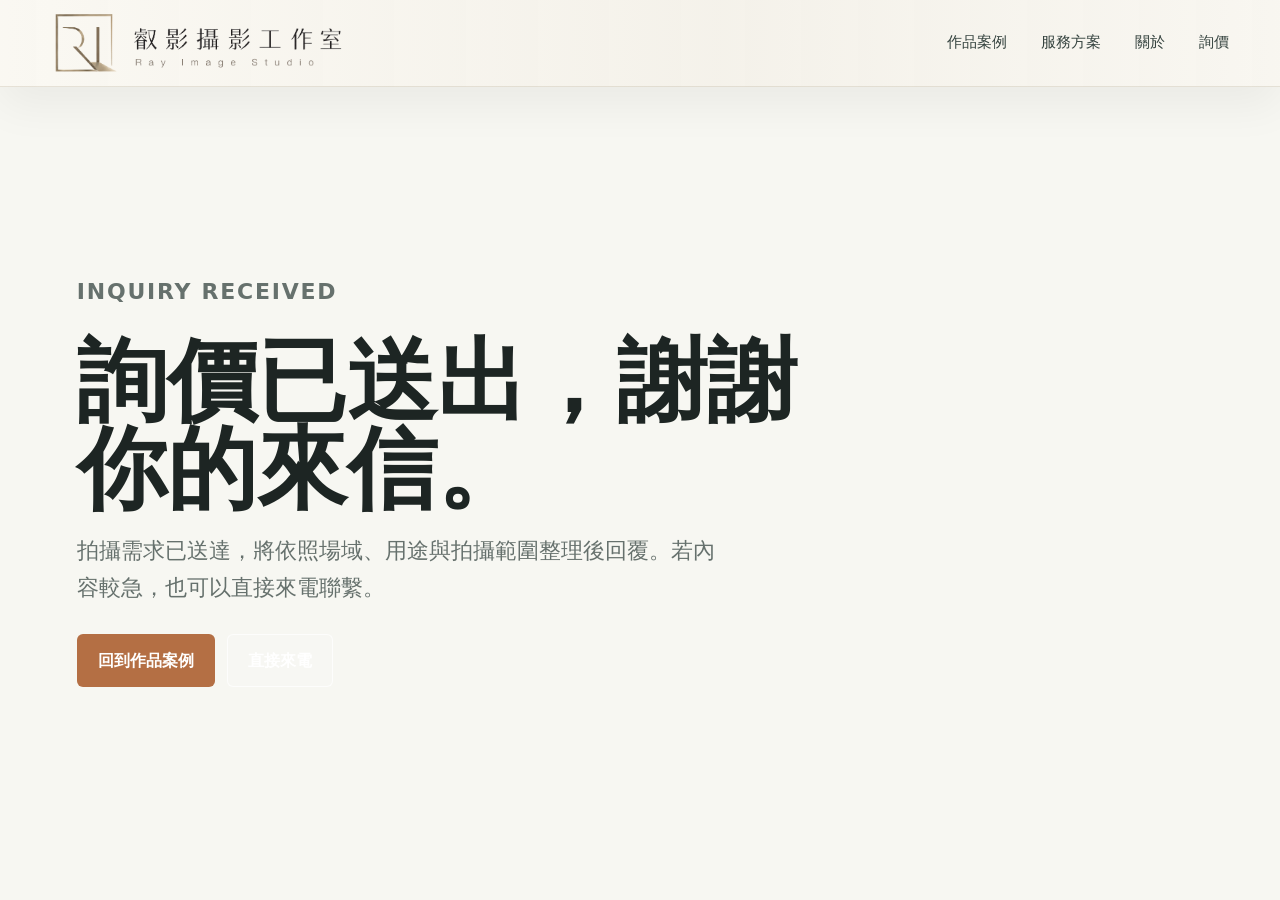
<file: thanks.html>
<!doctype html>
<html lang="zh-Hant">
  <head>
    <meta charset="utf-8">
    <meta name="viewport" content="width=device-width, initial-scale=1">
    <title>詢價已送出｜叡影攝影工作室 Ray Image Studio</title>
    <meta name="robots" content="noindex, nofollow">
    <meta name="description" content="叡影攝影工作室詢價送出完成頁。">
    <link rel="stylesheet" href="styles.css?v=20260617-nav">
    <link rel="icon" href="assets/brand/ray-image-studio-mark.png" type="image/png">
  </head>
  <body>
    <header class="site-header">
      <a class="brand" href="index.html" aria-label="回到首頁">
        <img class="brand-logo" src="assets/brand/ray-image-studio-wordmark-nav.png" alt="叡影攝影工作室 Ray Image Studio">
      </a>
      <nav class="site-nav" aria-label="主要導覽">
        <a href="index.html#portfolio">作品案例</a>
        <a href="index.html#services">服務方案</a>
        <a href="index.html#about">關於</a>
        <a href="index.html#inquiry">詢價</a>
      </nav>
    </header>

    <main class="thanks-main">
      <section class="thanks-panel" aria-labelledby="thanks-title">
        <p class="eyebrow">Inquiry Received</p>
        <h1 id="thanks-title">詢價已送出，謝謝你的來信。</h1>
        <p>拍攝需求已送達，將依照場域、用途與拍攝範圍整理後回覆。若內容較急，也可以直接來電聯繫。</p>
        <div class="thanks-actions">
          <a class="button primary" href="index.html#portfolio">回到作品案例</a>
          <a class="button ghost" href="tel:+886935119202">直接來電</a>
        </div>
      </section>
    </main>
  </body>
</html>
</file>
<file: styles.css>
:root {
  color-scheme: light;
  --ink: #1d2523;
  --muted: #66716d;
  --line: #dfe4df;
  --paper: #f7f7f2;
  --panel: #ffffff;
  --forest: #29463d;
  --moss: #6f866f;
  --clay: #b46f44;
  --stone: #d7d1c4;
  --shadow: 0 18px 60px rgba(23, 35, 31, 0.12);
}

* {
  box-sizing: border-box;
}

html {
  scroll-behavior: smooth;
}

section,
[id] {
  scroll-margin-top: 92px;
}

body {
  margin: 0;
  background: var(--paper);
  color: var(--ink);
  font-family: "Noto Sans TC", "Microsoft JhengHei", system-ui, -apple-system, sans-serif;
  line-height: 1.7;
}

img {
  display: block;
  max-width: 100%;
}

a {
  color: inherit;
  text-decoration: none;
}

a:focus-visible,
button:focus-visible,
input:focus-visible,
select:focus-visible,
textarea:focus-visible {
  outline: 3px solid rgba(180, 111, 68, 0.42);
  outline-offset: 3px;
}

.site-header {
  position: fixed;
  inset: 0 0 auto 0;
  z-index: 20;
  display: flex;
  align-items: center;
  justify-content: space-between;
  gap: 24px;
  min-height: 86px;
  padding: 12px clamp(18px, 4vw, 56px);
  background:
    linear-gradient(90deg, rgba(250, 248, 242, 0.98), rgba(244, 241, 233, 0.94) 56%, rgba(248, 246, 240, 0.98));
  border-bottom: 1px solid rgba(188, 178, 156, 0.32);
  box-shadow: 0 18px 46px rgba(21, 24, 21, 0.055);
  backdrop-filter: blur(18px) saturate(115%);
}

.home-page .site-header {
  background:
    linear-gradient(90deg, rgba(250, 248, 242, 0.96), rgba(240, 236, 226, 0.9) 56%, rgba(248, 246, 240, 0.96));
  border-bottom-color: rgba(188, 178, 156, 0.26);
}

.brand,
.site-nav {
  display: flex;
  align-items: center;
}

.brand {
  gap: 10px;
  font-weight: 700;
  letter-spacing: 0;
  line-height: 0;
}

.brand-logo {
  display: block;
  width: clamp(248px, 23vw, 342px);
  height: auto;
  filter: contrast(1.04) saturate(0.95);
}

.site-nav {
  gap: clamp(14px, 2.8vw, 34px);
  color: #35433f;
  font-size: 15px;
}

.hero {
  position: relative;
  min-height: 92vh;
  display: grid;
  align-items: end;
  overflow: hidden;
  isolation: isolate;
}

.hero img,
.hero-shade {
  position: absolute;
  inset: 0;
  width: 100%;
  height: 100%;
}

.hero img {
  object-fit: cover;
  z-index: -2;
}

.hero-shade {
  z-index: -1;
  background:
    linear-gradient(90deg, rgba(15, 27, 24, 0.82) 0%, rgba(15, 27, 24, 0.54) 38%, rgba(15, 27, 24, 0.12) 75%),
    linear-gradient(0deg, rgba(15, 27, 24, 0.72) 0%, rgba(15, 27, 24, 0) 45%);
}

.hero-content {
  width: min(920px, calc(100% - 36px));
  margin: 0 auto;
  padding: 150px 0 82px;
  color: #fff;
}

.eyebrow {
  margin: 0 0 12px;
  color: var(--clay);
  font-size: 13px;
  font-weight: 800;
  letter-spacing: 0.08em;
  text-transform: uppercase;
}

.hero .eyebrow {
  color: #f2c19e;
}

h1,
h2,
h3,
p {
  margin-top: 0;
}

h1 {
  max-width: 820px;
  margin-bottom: 22px;
  font-size: clamp(40px, 7.4vw, 84px);
  line-height: 1.08;
  letter-spacing: 0;
}

.hero-copy {
  max-width: 760px;
  margin-bottom: 30px;
  color: rgba(255, 255, 255, 0.88);
  font-size: clamp(17px, 2.4vw, 23px);
}

.hero-actions,
.checks {
  display: flex;
  flex-wrap: wrap;
  gap: 12px;
}

.button {
  display: inline-flex;
  align-items: center;
  justify-content: center;
  min-height: 46px;
  padding: 12px 20px;
  border: 1px solid transparent;
  border-radius: 6px;
  font-weight: 800;
  cursor: pointer;
}

.button.primary {
  background: var(--clay);
  color: #fff;
}

.button.ghost {
  border-color: rgba(255, 255, 255, 0.72);
  color: #fff;
  background: rgba(255, 255, 255, 0.1);
}

.section {
  width: min(1160px, calc(100% - 36px));
  margin: 0 auto;
  padding: clamp(68px, 9vw, 118px) 0;
}

.section-intro {
  max-width: 720px;
  margin-bottom: 34px;
}

.section-intro h2,
.about-copy h2 {
  margin-bottom: 14px;
  font-size: clamp(28px, 4.8vw, 48px);
  line-height: 1.22;
  letter-spacing: 0;
}

.section-intro p,
.split-copy,
.about-copy p,
.tool-note p,
.portfolio-card p,
.category-list p,
.price-grid li {
  color: var(--muted);
}

.positioning {
  display: grid;
  grid-template-columns: minmax(0, 0.9fr) minmax(0, 1.1fr);
  gap: clamp(24px, 5vw, 72px);
  align-items: start;
}

.split-copy {
  display: grid;
  gap: 18px;
  font-size: 18px;
}

.portfolio-grid {
  display: grid;
  grid-template-columns: repeat(3, minmax(0, 1fr));
  gap: 20px;
}

.portfolio-card {
  display: block;
  overflow: hidden;
  background: var(--panel);
  border: 1px solid var(--line);
  border-radius: 8px;
  box-shadow: var(--shadow);
  transition: transform 180ms ease, box-shadow 180ms ease;
}

.portfolio-card:hover {
  transform: translateY(-3px);
  box-shadow: 0 22px 70px rgba(23, 35, 31, 0.16);
}

.portfolio-card.featured {
  grid-row: auto;
}

.portfolio-card img {
  width: 100%;
  aspect-ratio: 4 / 3;
  object-fit: cover;
}

.portfolio-card div {
  padding: 24px;
}

.card-kicker {
  margin-bottom: 8px;
  color: var(--clay) !important;
  font-size: 13px;
  font-weight: 800;
}

.portfolio-card h3,
.category-list h3,
.tool-note h3 {
  margin-bottom: 10px;
  font-size: 22px;
  line-height: 1.38;
}

.text-link {
  display: inline-flex;
  margin-top: 8px;
  color: var(--forest);
  font-weight: 900;
}

.categories {
  border-top: 1px solid var(--line);
  border-bottom: 1px solid var(--line);
}

.category-list {
  display: grid;
  grid-template-columns: repeat(4, minmax(0, 1fr));
  gap: 18px;
}

.category-list div {
  padding: 24px 0;
  border-top: 2px solid var(--forest);
}

.category-list span {
  display: block;
  margin-bottom: 18px;
  color: var(--moss);
  font-weight: 800;
}

.services {
  width: 100%;
  padding-inline: max(18px, calc((100vw - 1160px) / 2));
  background: #eef0e9;
}

.price-grid {
  display: grid;
  grid-template-columns: repeat(3, minmax(0, 1fr));
  gap: 18px;
}

.price-grid article {
  min-height: 360px;
  padding: 28px;
  background: var(--panel);
  border: 1px solid var(--line);
  border-radius: 8px;
}

.price-grid article.highlight {
  border-color: rgba(180, 111, 68, 0.45);
  box-shadow: var(--shadow);
}

.price-grid h3 {
  margin-bottom: 22px;
  color: var(--forest);
  font-size: 30px;
}

.price-grid ul {
  margin: 0;
  padding-left: 20px;
}

.about {
  display: grid;
  grid-template-columns: minmax(0, 1.15fr) minmax(300px, 0.85fr);
  gap: clamp(24px, 6vw, 78px);
  align-items: center;
}

.tool-note {
  padding: clamp(28px, 4vw, 42px);
  color: #fff;
  background: var(--forest);
  border-radius: 8px;
}

.tool-note span {
  display: block;
  margin-bottom: 30px;
  color: #bcd1c2;
  font-size: 13px;
  font-weight: 800;
  letter-spacing: 0.08em;
  text-transform: uppercase;
}

.tool-note p {
  color: rgba(255, 255, 255, 0.78);
}

.inquiry {
  padding-top: 0;
}

.inquiry-form {
  display: grid;
  grid-template-columns: repeat(2, minmax(0, 1fr));
  gap: 16px;
  padding: clamp(22px, 4vw, 36px);
  background: var(--panel);
  border: 1px solid var(--line);
  border-radius: 8px;
  box-shadow: var(--shadow);
}

label {
  display: grid;
  gap: 8px;
  color: #36433f;
  font-weight: 800;
}

input,
select,
textarea {
  width: 100%;
  border: 1px solid var(--line);
  border-radius: 6px;
  padding: 12px 13px;
  color: var(--ink);
  background: #fbfbf8;
  font: inherit;
}

input:invalid,
textarea:invalid {
  box-shadow: none;
}

textarea {
  resize: vertical;
}

.wide {
  grid-column: 1 / -1;
}

.checks span {
  display: inline-flex;
  align-items: center;
  gap: 8px;
  color: var(--muted);
  font-weight: 600;
}

.checks input {
  width: auto;
}

.form-honey {
  position: absolute;
  left: -9999px;
  width: 1px;
  height: 1px;
  opacity: 0;
  pointer-events: none;
}

.form-note {
  margin: -4px 0 0;
  color: var(--muted);
  font-size: 14px;
  font-weight: 500;
}

.thanks-main {
  min-height: 100vh;
  display: grid;
  align-items: center;
  padding: 132px clamp(22px, 6vw, 86px) 72px;
}

.thanks-panel {
  max-width: 860px;
}

.thanks-panel h1 {
  margin: 0 0 18px;
  max-width: 720px;
  font-size: clamp(42px, 7vw, 92px);
  line-height: 0.98;
  letter-spacing: 0;
}

.thanks-panel p {
  max-width: 640px;
  margin: 0 0 28px;
  color: var(--muted);
  font-size: clamp(17px, 2vw, 22px);
}

.thanks-actions {
  display: flex;
  flex-wrap: wrap;
  gap: 12px;
}

.contact-strip {
  display: flex;
  flex-wrap: wrap;
  gap: 10px;
  margin-top: 16px;
}

.contact-strip a {
  display: inline-flex;
  align-items: center;
  min-height: 42px;
  padding: 10px 14px;
  color: var(--forest);
  background: #fbfbf8;
  border: 1px solid var(--line);
  border-radius: 6px;
  font-weight: 800;
}

.site-footer {
  display: flex;
  justify-content: space-between;
  gap: 16px;
  padding: 30px clamp(18px, 4vw, 56px);
  color: rgba(255, 255, 255, 0.78);
  background: #17231f;
}

.site-footer p {
  margin: 0;
}

.site-footer div {
  display: grid;
  gap: 6px;
}

.subhero {
  min-height: 560px;
  display: grid;
  align-items: end;
  padding: 150px max(18px, calc((100vw - 1160px) / 2)) 70px;
  color: #fff;
  background:
    linear-gradient(90deg, rgba(23, 35, 31, 0.92), rgba(23, 35, 31, 0.58), rgba(23, 35, 31, 0.1)),
    url("assets/commercial/design-direction-1.png") center / cover;
}

.restaurant-hero {
  background:
    linear-gradient(90deg, rgba(23, 35, 31, 0.92), rgba(23, 35, 31, 0.58), rgba(23, 35, 31, 0.1)),
    url("assets/works/bbq/02.jpg") center / cover;
}

.hospitality-hero {
  background:
    linear-gradient(90deg, rgba(23, 35, 31, 0.92), rgba(23, 35, 31, 0.58), rgba(23, 35, 31, 0.1)),
    url("assets/works/butterfly-valley/15.jpg") center / cover;
}

.selected-work {
  border-bottom: 1px solid var(--line);
}

.case-feature {
  display: grid;
  grid-template-columns: minmax(260px, 0.68fr) minmax(0, 1.32fr);
  gap: clamp(22px, 4vw, 44px);
  align-items: center;
  margin-bottom: 26px;
  padding: clamp(22px, 4vw, 34px);
  background: var(--panel);
  border: 1px solid var(--line);
  border-radius: 8px;
  box-shadow: var(--shadow);
}

.case-copy h3 {
  margin-bottom: 12px;
  font-size: clamp(28px, 4vw, 44px);
  line-height: 1.18;
}

.case-copy p:not(.card-kicker),
.case-card p {
  color: var(--muted);
}

.case-grid {
  display: grid;
  grid-template-columns: repeat(4, minmax(0, 1fr));
  gap: 18px;
}

.case-grid.two {
  grid-template-columns: repeat(2, minmax(0, 1fr));
}

.case-card {
  padding: 18px;
  background: var(--panel);
  border: 1px solid var(--line);
  border-radius: 8px;
}

.case-card h3 {
  margin: 16px 0 8px;
  font-size: 20px;
  line-height: 1.35;
}

.case-gallery {
  display: grid;
  grid-template-columns: repeat(3, minmax(0, 1fr));
  gap: 8px;
}

.case-gallery.large {
  grid-template-columns: repeat(3, minmax(0, 1fr));
}

.case-gallery img {
  width: 100%;
  aspect-ratio: 4 / 3;
  object-fit: cover;
  border-radius: 6px;
}

.subhero div {
  max-width: 820px;
}

.subhero h1 {
  margin-bottom: 18px;
}

.subhero p:not(.eyebrow) {
  max-width: 760px;
  color: rgba(255, 255, 255, 0.86);
  font-size: clamp(17px, 2.4vw, 22px);
}

.compact {
  padding-top: clamp(48px, 7vw, 82px);
  padding-bottom: clamp(48px, 7vw, 82px);
}

.notice {
  display: grid;
  grid-template-columns: minmax(0, 0.9fr) minmax(0, 1.2fr);
  gap: clamp(20px, 5vw, 72px);
  border-bottom: 1px solid var(--line);
}

.notice h2 {
  margin-bottom: 0;
  font-size: clamp(26px, 4vw, 42px);
  line-height: 1.25;
}

.notice p:last-child {
  color: var(--muted);
  font-size: 18px;
}

.gallery-section {
  width: min(1240px, calc(100% - 36px));
}

.gallery-grid {
  display: grid;
  grid-template-columns: repeat(3, minmax(0, 1fr));
  gap: 18px;
}

.gallery-grid figure {
  margin: 0;
  overflow: hidden;
  background: var(--panel);
  border: 1px solid var(--line);
  border-radius: 8px;
}

.gallery-grid img {
  width: 100%;
  aspect-ratio: 4 / 3;
  object-fit: cover;
}

.gallery-grid img.contain-shot {
  object-fit: contain;
  background: #17231f;
}

.gallery-grid figcaption {
  display: grid;
  gap: 4px;
  padding: 16px 18px 18px;
}

.gallery-grid strong {
  font-size: 18px;
}

.gallery-grid span {
  color: var(--muted);
  font-size: 14px;
}

.next-shoot {
  padding-top: 8px;
}

@media (max-width: 880px) {
  .site-header {
    position: sticky;
    flex-direction: column;
    align-items: flex-start;
    min-height: 0;
    padding-block: 12px 14px;
  }

  .site-nav {
    width: 100%;
    justify-content: space-between;
    gap: 10px;
    font-size: 14px;
  }

  .hero {
    min-height: 820px;
  }

  .positioning,
  .about,
  .notice,
  .case-feature,
  .portfolio-grid,
  .price-grid,
  .inquiry-form,
  .gallery-grid {
    grid-template-columns: 1fr;
  }

  .case-grid,
  .case-grid.two {
    grid-template-columns: 1fr;
  }

  .portfolio-card.featured {
    grid-row: auto;
  }

  .category-list {
    grid-template-columns: repeat(2, minmax(0, 1fr));
  }
}

@media (max-width: 1080px) and (min-width: 881px) {
  .portfolio-grid {
    grid-template-columns: repeat(2, minmax(0, 1fr));
  }
}

@media (max-width: 560px) {
  .brand-logo {
    width: min(286px, 82vw);
  }

  .site-nav {
    flex-wrap: wrap;
    justify-content: flex-start;
  }

  h1 {
    font-size: 39px;
  }

  .hero {
    min-height: 760px;
  }

  .subhero {
    min-height: 660px;
    padding-top: 90px;
  }

  .hero-content {
    padding-top: 80px;
  }

  .category-list {
    grid-template-columns: 1fr;
  }

  .site-footer {
    flex-direction: column;
  }
}
</file>
